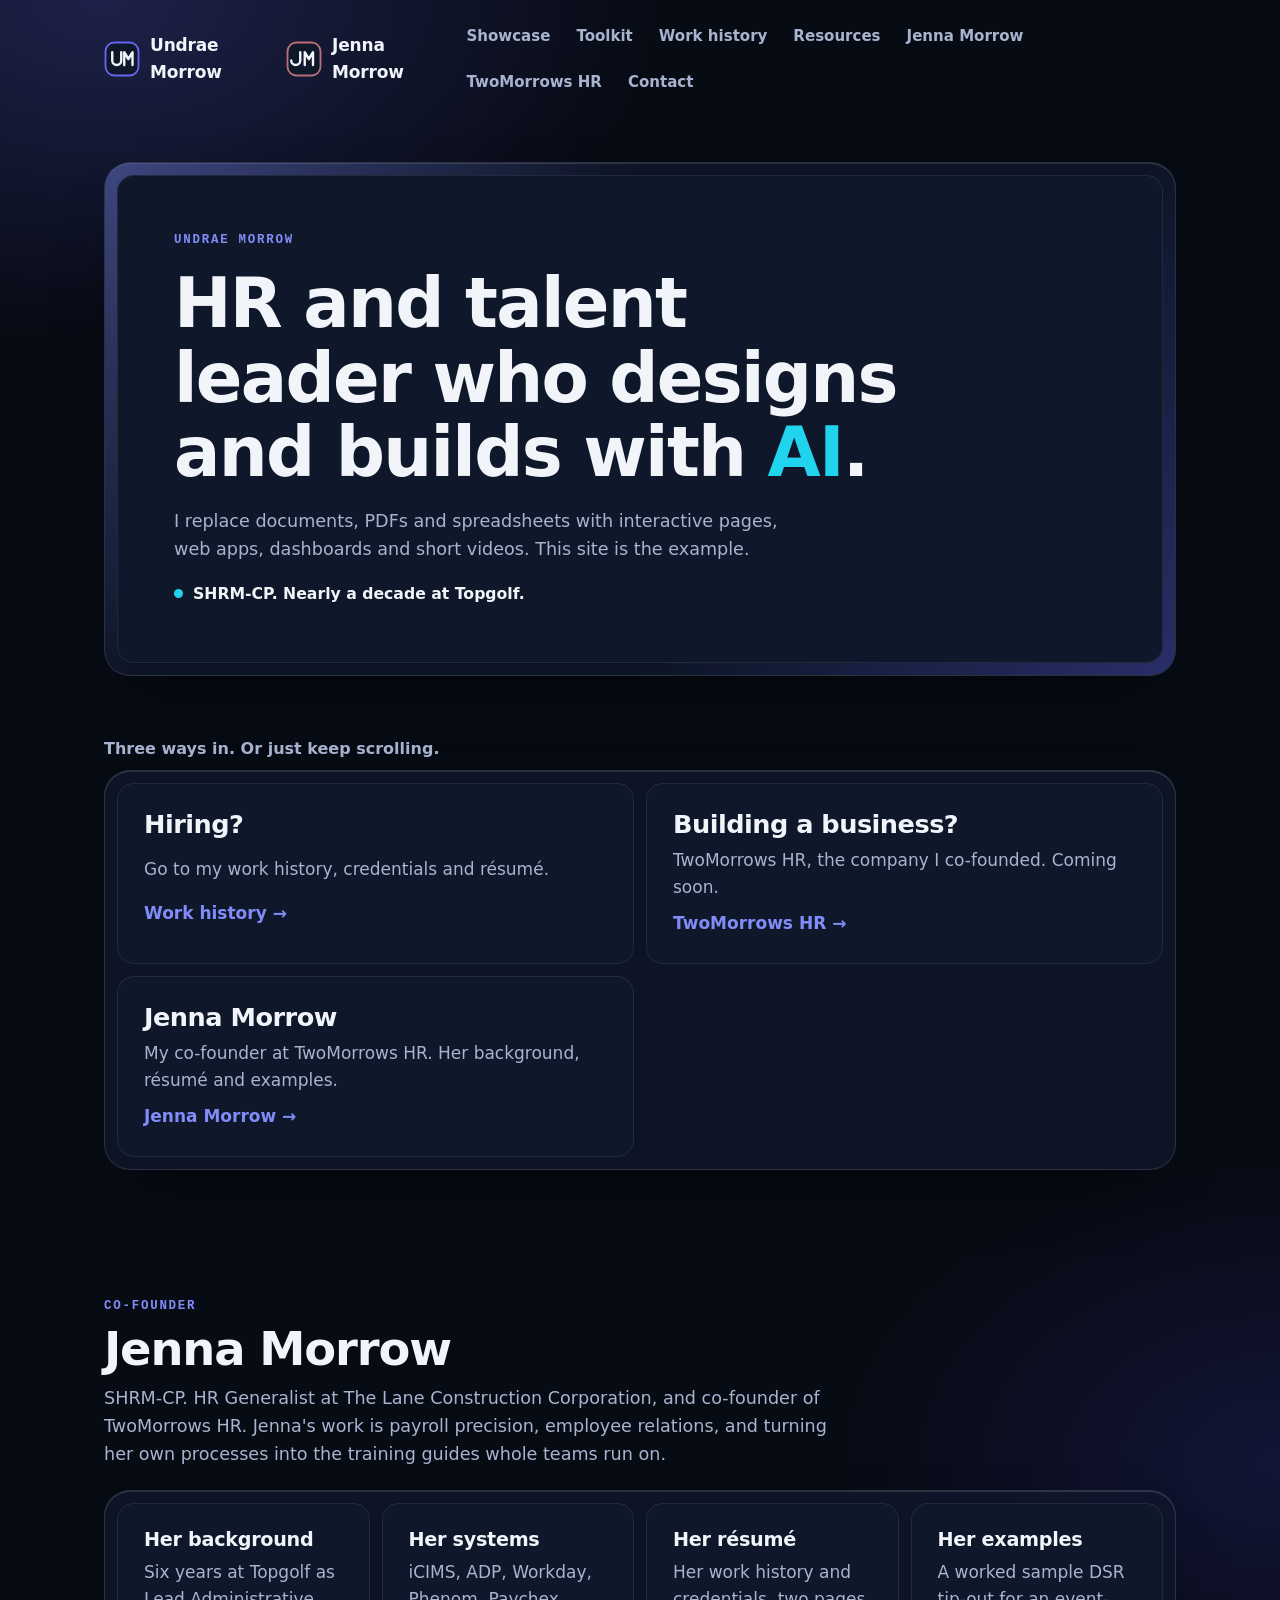
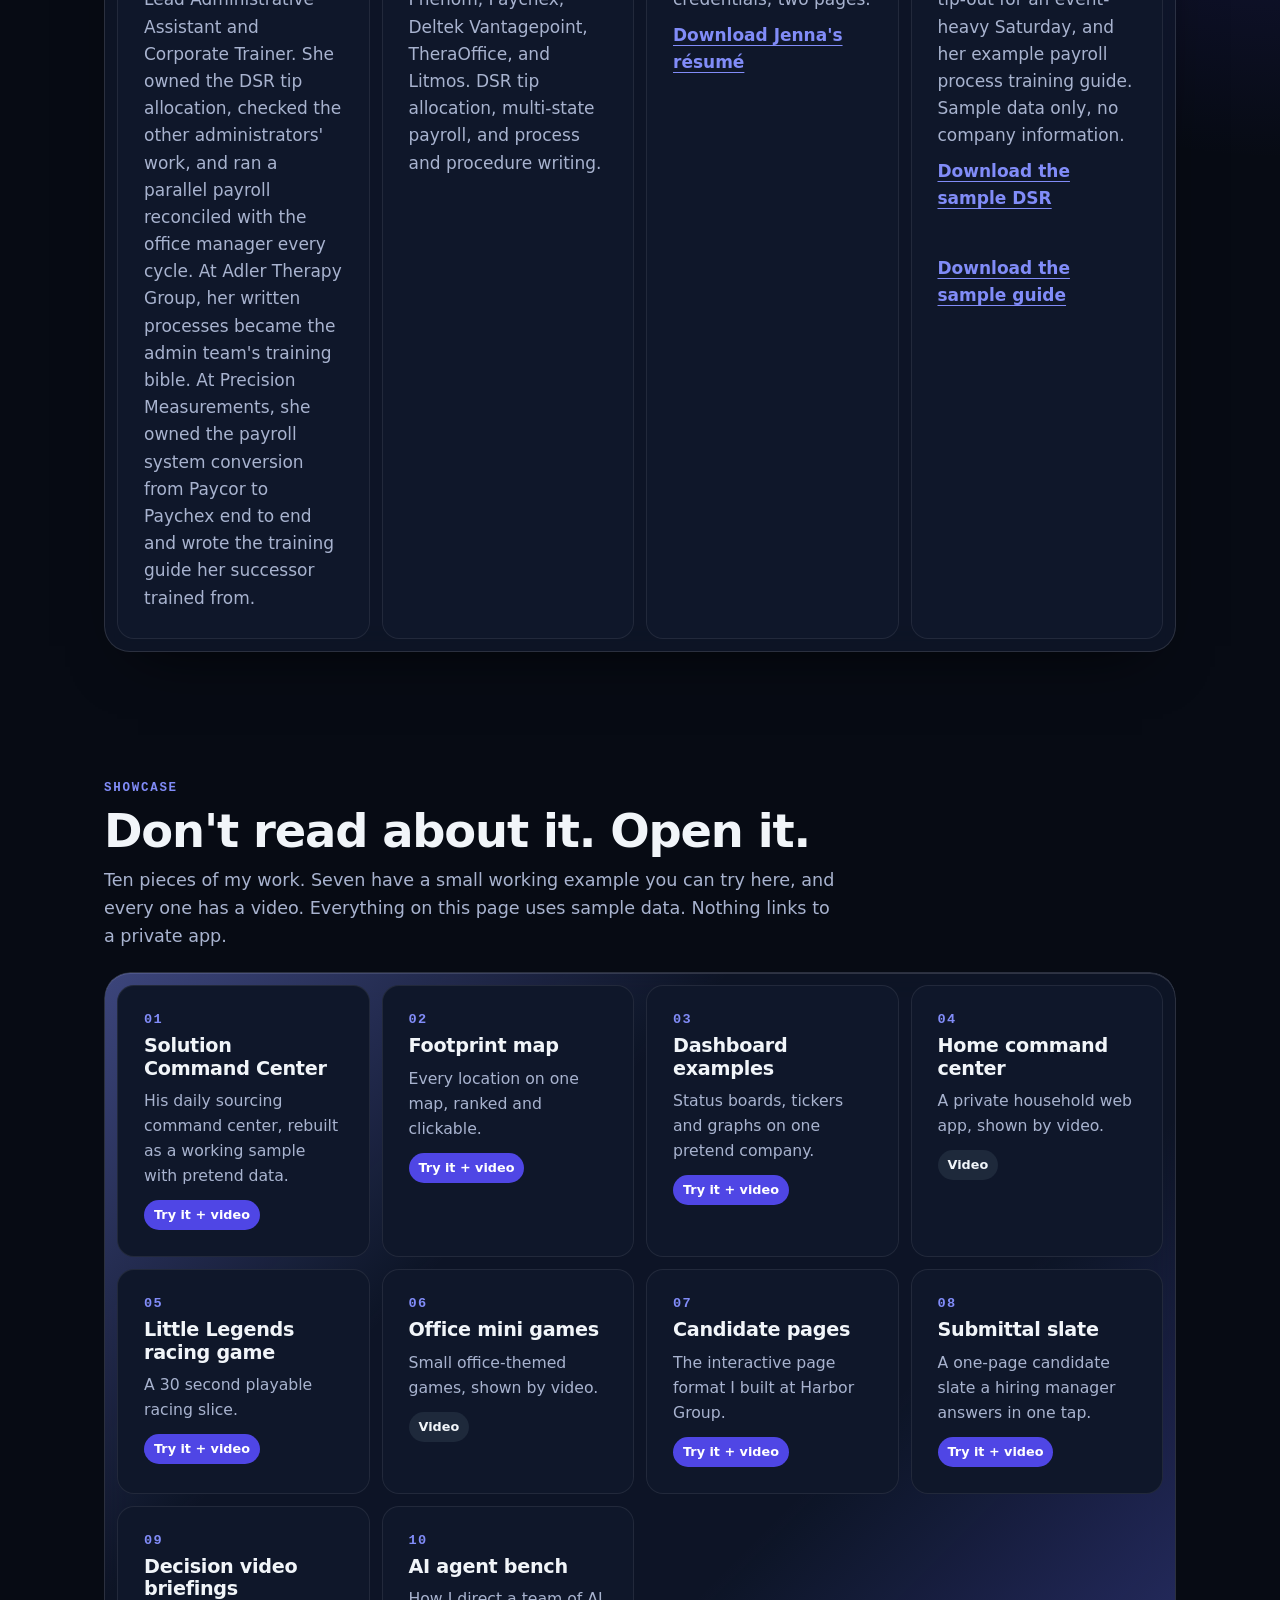
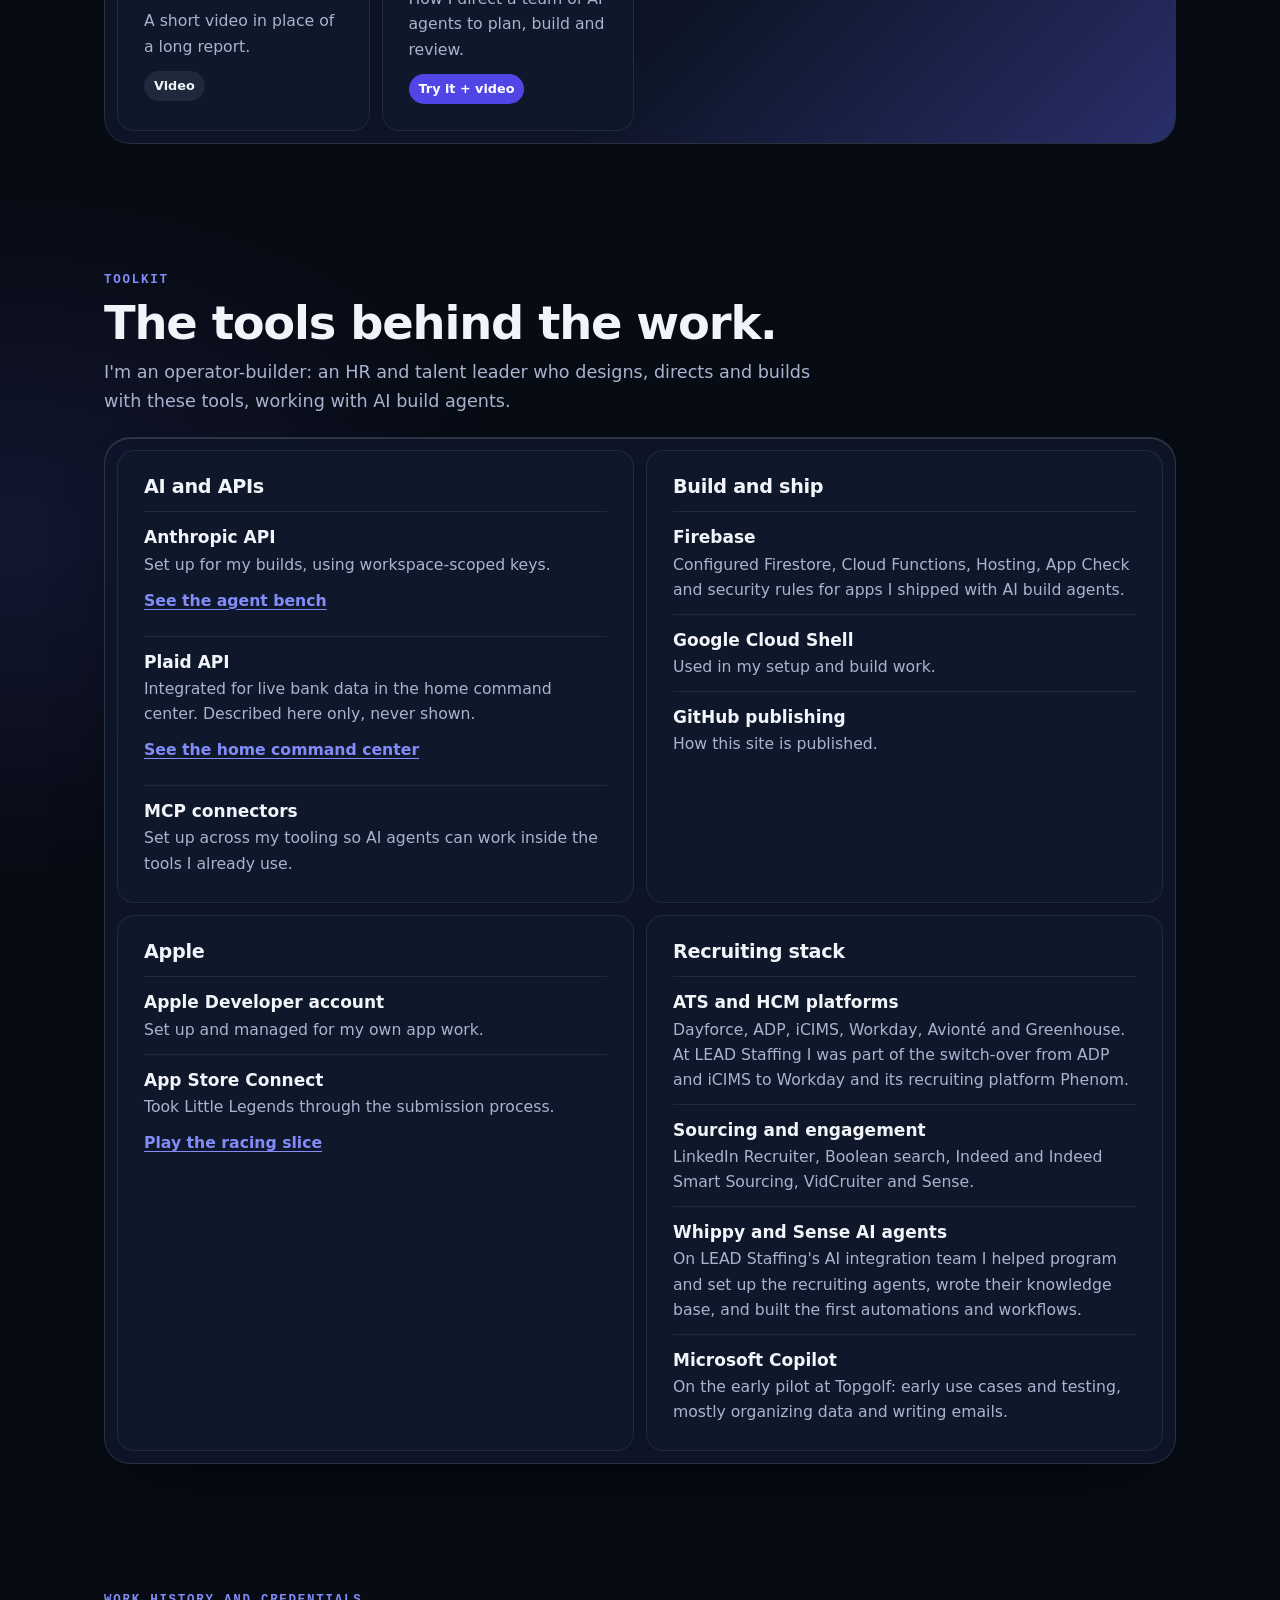
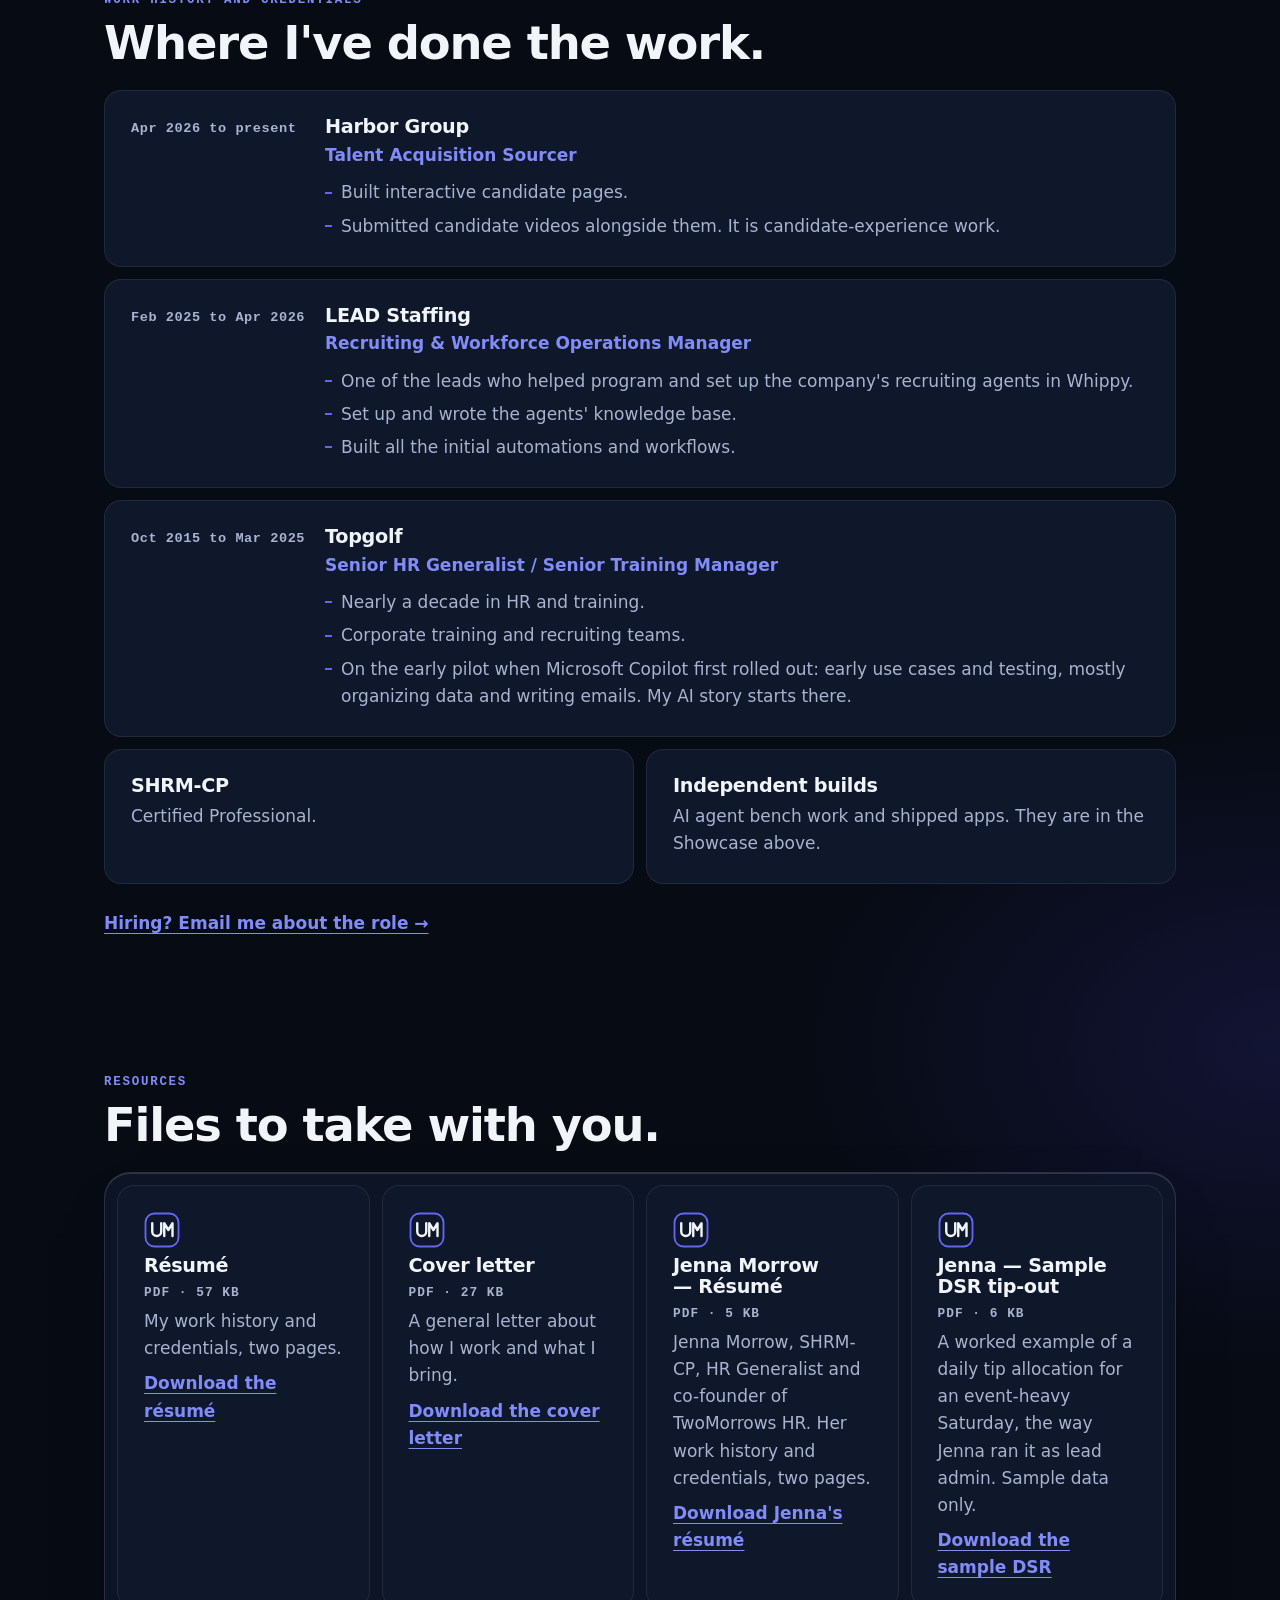
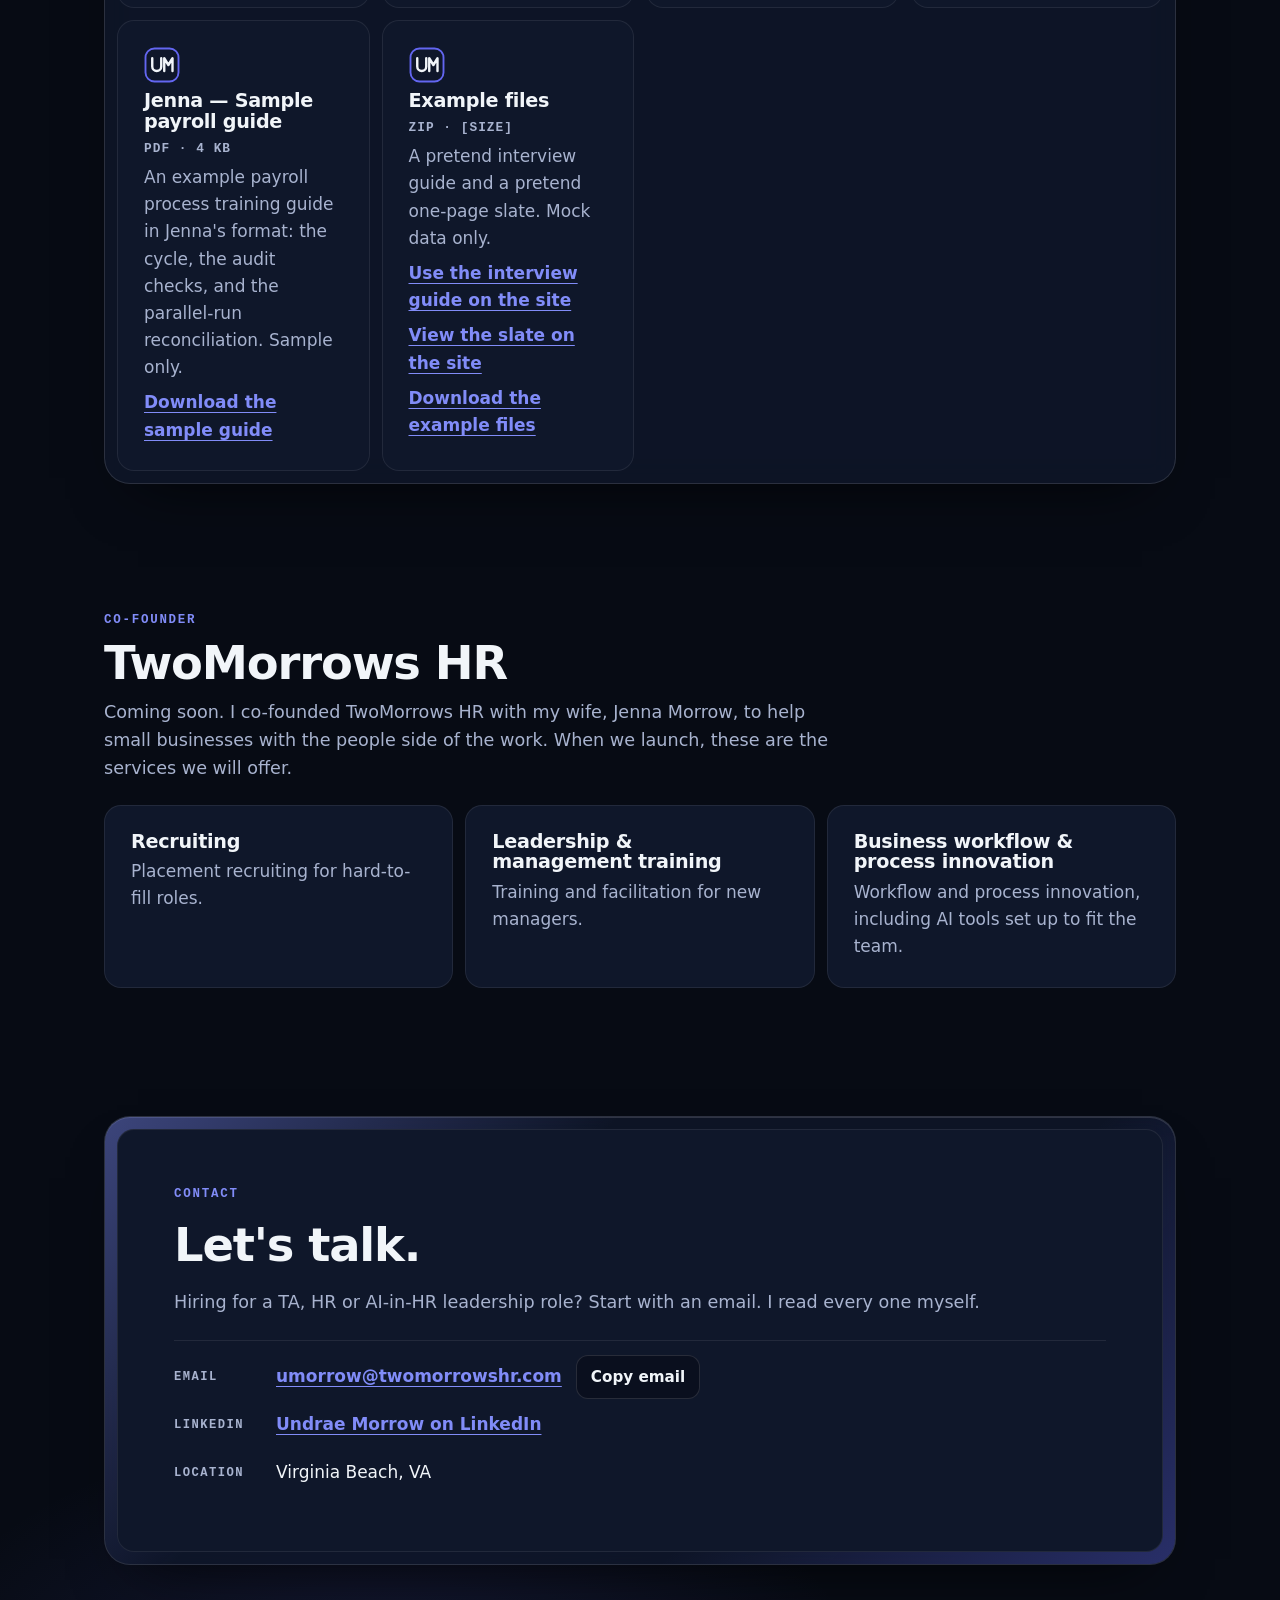
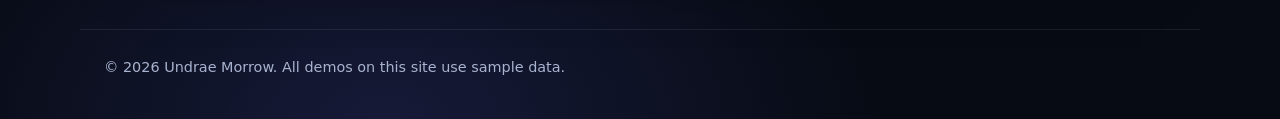
<file: index.html>
<!doctype html>
<html lang="en">
<head>
<meta charset="utf-8">
<meta name="viewport" content="width=device-width, initial-scale=1, viewport-fit=cover">
<meta name="color-scheme" content="dark">
<meta name="theme-color" content="#070B14">
<title>Undrae Morrow | HR and talent leader who builds with AI</title>
<meta name="description" content="Undrae Morrow, SHRM-CP. HR and talent acquisition leader who designs and builds with AI. Try the working examples, see the toolkit and work history, and get in touch.">
<link rel="canonical" href="https://umorrow757.github.io/undrae-morrow-portfolio/">
<meta property="og:type" content="website">
<meta property="og:site_name" content="Undrae Morrow Portfolio">
<meta property="og:title" content="Undrae Morrow | HR and talent leader who builds with AI">
<meta property="og:description" content="An interactive portfolio: working examples, video walkthroughs, toolkit and work history. All demos use sample data.">
<meta property="og:url" content="https://umorrow757.github.io/undrae-morrow-portfolio/">
<meta property="og:image" content="https://umorrow757.github.io/undrae-morrow-portfolio/og-image.png">
<meta property="og:image:width" content="1200">
<meta property="og:image:height" content="630">
<meta property="og:image:alt" content="Undrae Morrow. HR and talent leader who designs and builds with AI. Interactive portfolio.">
<meta name="twitter:card" content="summary_large_image">
<meta name="twitter:title" content="Undrae Morrow | HR and talent leader who builds with AI">
<meta name="twitter:description" content="An interactive portfolio: working examples, video walkthroughs, toolkit and work history. All demos use sample data.">
<meta name="twitter:image" content="https://umorrow757.github.io/undrae-morrow-portfolio/og-image.png">
<link rel="icon" href="favicon.svg" type="image/svg+xml">
<link rel="stylesheet" href="styles.css">
<script>if('noModule' in HTMLScriptElement.prototype)document.documentElement.className='js'</script>
<script type="module" src="main.js"></script>
<style>
.brand-jenna{margin-left:auto}
body.jenna-view{--indigo:#B76E79;--indigo-text:#E8B4A0;--cta:#A85D68;--cyan:#F2C4B3}
body.jenna-view .brand-jenna span{color:var(--indigo-text)}
</style>
</head>
<body>
<svg width="0" height="0" aria-hidden="true" focusable="false" style="display:none">
  <symbol id="mono" viewBox="0 0 48 48">
    <rect x="2" y="2" width="44" height="44" rx="12" fill="#0F172A" stroke="#6366F1" stroke-width="2.5"/>
    <path d="M11 15v11a6 6 0 0 0 12 0V15M27 32V15l5.5 9 5.5-9v17" fill="none" stroke="#F1F5F9" stroke-width="3.2" stroke-linecap="round" stroke-linejoin="round"/>
  </symbol>
  <symbol id="mono-jm" viewBox="0 0 48 48">
    <rect x="2" y="2" width="44" height="44" rx="12" fill="#0F172A" stroke="#B76E79" stroke-width="2.5"/>
    <path d="M19 15v11a6 6 0 0 1-12 0M25 32V15l5.5 9 5.5-9v17" fill="none" stroke="#F1F5F9" stroke-width="3.2" stroke-linecap="round" stroke-linejoin="round"/>
  </symbol>
</svg>

<a class="skip" href="#main">Skip to content</a>

<header class="top wrap">
  <a class="brand" href="#main" id="undrae-brand" aria-label="Undrae Morrow, back to top">
    <svg class="mono" aria-hidden="true"><use href="#mono"/></svg>
    <span id="brand-name">Undrae Morrow</span>
  </a>
  <a class="brand brand-jenna" href="#jenna" id="jenna-brand" aria-label="Jenna Morrow, go to her info">
    <svg class="mono" aria-hidden="true"><use href="#mono-jm"/></svg>
    <span>Jenna Morrow</span>
  </a>
  <nav class="nav" aria-label="Sections">
    <a href="#showcase">Showcase</a>
    <a href="#toolkit">Toolkit</a>
    <a href="#work">Work history</a>
    <a href="#resources">Resources</a>
    <a href="#jenna">Jenna Morrow</a>
    <a href="#twomorrows">TwoMorrows HR</a>
    <a href="#contact">Contact</a>
  </nav>
</header>

<main id="main" class="wrap" tabindex="-1">

  <!-- HERO: four elements (name, headline, subhead, one proof cue). No CTA button: founder removed it 2026-11-24. -->
  <section class="hero" aria-labelledby="h-hero">
    <div class="glass edge">
      <div class="plate hero-plate">
        <p class="kicker" id="hero-kicker">Undrae Morrow</p>
        <h1 id="h-hero">HR and talent leader who designs and builds with <span class="hl">AI</span>.</h1>
        <p class="lede" id="hero-lede">I replace documents, PDFs and spreadsheets with interactive pages, web apps, dashboards and short videos. This site is the example.</p>
        <p class="proof" id="hero-proof"><span class="dot" aria-hidden="true"></span>SHRM-CP. Nearly a decade at Topgolf.</p>
      </div>
    </div>
  </section>

  <!-- CHOOSE YOUR PATH: optional jumps, the page still reads top to bottom -->
  <section class="paths" aria-labelledby="h-paths">
    <h2 id="h-paths" class="mini-head">Three ways in. Or just keep scrolling.</h2>
    <div class="glass path-frame">
      <a class="plate path" href="#work">
        <span class="path-q">Hiring?</span>
        <span class="path-d">Go to my work history, credentials and résumé.</span>
        <span class="path-go" aria-hidden="true">Work history &rarr;</span>
      </a>
      <a class="plate path" href="#twomorrows">
        <span class="path-q">Building a business?</span>
        <span class="path-d">TwoMorrows HR, the company I co-founded. Coming soon.</span>
        <span class="path-go" aria-hidden="true">TwoMorrows HR &rarr;</span>
      </a>
      <a class="plate path" href="#jenna">
        <span class="path-q">Jenna Morrow</span>
        <span class="path-d">My co-founder at TwoMorrows HR. Her background, résumé and examples.</span>
        <span class="path-go" aria-hidden="true">Jenna Morrow &rarr;</span>
      </a>
    </div>
  </section>

  <!-- JENNA MORROW -->
  <section id="jenna" aria-labelledby="h-jenna" tabindex="-1">
    <div class="sec-head">
      <p class="kicker">Co-founder</p>
      <h2 id="h-jenna">Jenna Morrow</h2>
      <p class="sec-sub">SHRM-CP. HR Generalist at The Lane Construction Corporation, and co-founder of TwoMorrows HR. Jenna's work is payroll precision, employee relations, and turning her own processes into the training guides whole teams run on.</p>
    </div>
    <div class="glass res-frame">
      <div class="plate res reveal">
        <h3>Her background</h3>
        <p>Six years at Topgolf as Lead Administrative Assistant and Corporate Trainer. She owned the DSR tip allocation, checked the other administrators' work, and ran a parallel payroll reconciled with the office manager every cycle. At Adler Therapy Group, her written processes became the admin team's training bible. At Precision Measurements, she owned the payroll system conversion from Paycor to Paychex end to end and wrote the training guide her successor trained from.</p>
      </div>
      <div class="plate res reveal">
        <h3>Her systems</h3>
        <p>iCIMS, ADP, Workday, Phenom, Paychex, Deltek Vantagepoint, TheraOffice, and Litmos. DSR tip allocation, multi-state payroll, and process and procedure writing.</p>
      </div>
      <div class="plate res reveal">
        <h3>Her résumé</h3>
        <p>Her work history and credentials, two pages.</p>
        <a class="textlink" href="downloads/jenna-morrow-resume.pdf" download>Download Jenna's résumé</a>
      </div>
      <div class="plate res reveal">
        <h3>Her examples</h3>
        <p>A worked sample DSR tip-out for an event-heavy Saturday, and her example payroll process training guide. Sample data only, no company information.</p>
        <a class="textlink" href="downloads/jenna-sample-dsr.pdf" download>Download the sample DSR</a><br>
        <a class="textlink" href="downloads/jenna-sample-payroll-guide.pdf" download>Download the sample guide</a>
      </div>
    </div>
  </section>

  <!-- SHOWCASE -->
  <section id="showcase" aria-labelledby="h-showcase" tabindex="-1">
    <div class="sec-head">
      <p class="kicker">Showcase</p>
      <h2 id="h-showcase">Don't read about it. Open it.</h2>
      <p class="sec-sub">Ten pieces of my work. Seven have a small working example you can try here, and every one has a video. Everything on this page uses sample data. Nothing links to a private app.</p>
    </div>

    <div class="sc-stage">
      <div class="glass edge sc-frame" id="sc-frame">

        <div class="plate sc-bar" id="sc-bar" hidden>
          <button type="button" class="ghost" id="sc-back">&larr; Back to Showcase</button>
          <p class="sc-status" id="sc-status" aria-live="polite"></p>
          <div class="sc-step">
            <button type="button" class="ghost" id="sc-prev">Previous</button>
            <button type="button" class="ghost" id="sc-next">Next</button>
          </div>
        </div>

        <div class="sc-grid" id="sc-grid">
          <button type="button" class="plate tile" data-open="s1"><span class="tile-n">01</span><span class="tile-t">Solution Command Center</span><span class="tile-d">His daily sourcing command center, rebuilt as a working sample with pretend data.</span><span class="badge">Try it + video</span></button>
          <button type="button" class="plate tile" data-open="s8"><span class="tile-n">02</span><span class="tile-t">Footprint map</span><span class="tile-d">Every location on one map, ranked and clickable.</span><span class="badge">Try it + video</span></button>
          <button type="button" class="plate tile" data-open="s9"><span class="tile-n">03</span><span class="tile-t">Dashboard examples</span><span class="tile-d">Status boards, tickers and graphs on one pretend company.</span><span class="badge">Try it + video</span></button>
          <button type="button" class="plate tile" data-open="s2"><span class="tile-n">04</span><span class="tile-t">Home command center</span><span class="tile-d">A private household web app, shown by video.</span><span class="badge quiet">Video</span></button>
          <button type="button" class="plate tile" data-open="s3"><span class="tile-n">05</span><span class="tile-t">Little Legends racing game</span><span class="tile-d">A 30 second playable racing slice.</span><span class="badge">Try it + video</span></button>
          <button type="button" class="plate tile" data-open="s4"><span class="tile-n">06</span><span class="tile-t">Office mini games</span><span class="tile-d">Small office-themed games, shown by video.</span><span class="badge quiet">Video</span></button>
          <button type="button" class="plate tile" data-open="s5"><span class="tile-n">07</span><span class="tile-t">Candidate pages</span><span class="tile-d">The interactive page format I built at Harbor Group.</span><span class="badge">Try it + video</span></button>
          <button type="button" class="plate tile" data-open="s10"><span class="tile-n">08</span><span class="tile-t">Submittal slate</span><span class="tile-d">A one-page candidate slate a hiring manager answers in one tap.</span><span class="badge">Try it + video</span></button>
          <button type="button" class="plate tile" data-open="s6"><span class="tile-n">09</span><span class="tile-t">Decision video briefings</span><span class="tile-d">A short video in place of a long report.</span><span class="badge quiet">Video</span></button>
          <button type="button" class="plate tile" data-open="s7"><span class="tile-n">10</span><span class="tile-t">AI agent bench</span><span class="tile-d">How I direct a team of AI agents to plan, build and review.</span><span class="badge">Try it + video</span></button>
        </div>

        <!-- S1 -->
        <article class="plate sc-item" data-id="s1" aria-labelledby="t-s1">
          <p class="mock">SAMPLE / MOCK DATA</p>
          <h3 id="t-s1" tabindex="-1">Solution Command Center</h3>
          <dl class="facts">
            <div><dt>What it replaced</dt><dd>Checking the ATS, the job board inbox, email and chat by hand every morning to build the day's call list.</dd></div>
            <div><dt>How it works</dt><dd>One screen for a recruiter's whole book of business: who to contact today, every active candidate, every open req and a change log, refreshed daily. The sample below keeps the real structure and swaps in a pretend dragon daycare, so every name, number and pay rate is invented.</dd></div>
            <div><dt>How it is fed</dt><dd>Fed by a sourcing tracker worksheet he built with live data connections to the team's recruiting systems, and by his own outreach templates for text, email, and messaging.</dd></div>
            <div><dt>What he built</dt><dd>Not just the front end. The data plumbing is his too: the sourcing tracker worksheet, its live data connections to the team's recruiting systems (built on OData, an open data standard), and the outreach templates behind the Message builder.</dd></div>
            <div><dt>The daily loop</dt><dd>Each workday starts from a fresh file. Work the queue top-down, mark what went out, and your own corrections ride over the next refresh.</dd></div>
          </dl>
          <div class="demo" data-demo="s1" style="min-height:var(--s1-h,44rem)"><p class="demo-wait">The working example loads here. It needs JavaScript.</p></div>
          <figure class="vidfig">
            <video class="vid" controls preload="none" playsinline aria-label="Video walkthrough: sourcing command center">
              <source data-src="[CONFIRM: video file]" type="video/mp4">
              <track kind="captions" srclang="en" label="English captions" data-src="[CONFIRM: captions file]">
            </video>
            <figcaption>Video walkthrough with captions.</figcaption>
          </figure>
        </article>

        <!-- S8 -->
        <article class="plate sc-item" data-id="s8" aria-labelledby="t-s8">
          <p class="mock">SAMPLE / MOCK DATA</p>
          <h3 id="t-s8" tabindex="-1">Footprint map</h3>
          <dl class="facts">
            <div><dt>What it shows</dt><dd>A long list of locations turned into one map you can explore.</dd></div>
            <div><dt>How it works</dt><dd>Every site on one map, shaded by the number you pick, with a ranked list and each region's detail one click away. This version uses a pretend dragon daycare.</dd></div>
          </dl>
          <div class="demo" data-demo="s8" style="min-height:var(--fp-h,260px)"><p class="demo-wait">The working example loads here. It needs JavaScript.</p></div>
          <figure class="vidfig">
            <video class="vid" controls preload="none" playsinline aria-label="Video walkthrough: footprint map">
              <source data-src="[CONFIRM: video file]" type="video/mp4">
              <track kind="captions" srclang="en" label="English captions" data-src="[CONFIRM: captions file]">
            </video>
            <figcaption>Video walkthrough with captions.</figcaption>
          </figure>
        </article>

        <!-- S9 -->
        <article class="plate sc-item" data-id="s9" aria-labelledby="t-s9">
          <p class="mock">SAMPLE / MOCK DATA</p>
          <h3 id="t-s9" tabindex="-1">Dashboard examples</h3>
          <dl class="facts">
            <div><dt>What it shows</dt><dd>The dashboard pieces I build: status boards, progress bars, tickers and graphs.</dd></div>
            <div><dt>How it works</dt><dd>Four tabs on one pretend dragon daycare: content pipeline, app and game building, business, and finance. Every name and number is invented.</dd></div>
          </dl>
          <div class="demo" data-demo="s9" style="min-height:var(--s9-h,40rem)"><p class="demo-wait">The working example loads here. It needs JavaScript.</p></div>
          <figure class="vidfig">
            <video class="vid" controls preload="none" playsinline aria-label="Video walkthrough: dashboard examples">
              <source data-src="[CONFIRM: video file]" type="video/mp4">
              <track kind="captions" srclang="en" label="English captions" data-src="[CONFIRM: captions file]">
            </video>
            <figcaption>Video walkthrough with captions.</figcaption>
          </figure>
        </article>

        <!-- S2 -->
        <article class="plate sc-item" data-id="s2" aria-labelledby="t-s2">
          <p class="mock">SAMPLE / MOCK DATA</p>
          <h3 id="t-s2" tabindex="-1">Home command center</h3>
          <dl class="facts">
            <div><dt>What it replaced</dt><dd>A household budget spreadsheet and a paper calendar.</dd></div>
            <div><dt>How it works</dt><dd>One private web app for a household: money, the week ahead and decisions in one place.</dd></div>
          </dl>
          <p class="note">Video only. The real app is private, so nothing here links to it and the walkthrough uses sample data.</p>
          <figure class="vidfig">
            <video class="vid" controls preload="none" playsinline aria-label="Video walkthrough: home command center">
              <source data-src="[CONFIRM: video file]" type="video/mp4">
              <track kind="captions" srclang="en" label="English captions" data-src="[CONFIRM: captions file]">
            </video>
            <figcaption>Video walkthrough with captions.</figcaption>
          </figure>
        </article>

        <!-- S3 -->
        <article class="plate sc-item" data-id="s3" aria-labelledby="t-s3">
          <p class="mock">SAMPLE / MOCK DATA</p>
          <h3 id="t-s3" tabindex="-1">Little Legends racing game</h3>
          <dl class="facts">
            <div><dt>What it replaced</dt><dd>Worksheets and flashcards.</dd></div>
            <div><dt>How it works</dt><dd>A children's learning app where practice feels like play. This slice is one 30 second race with generic players.</dd></div>
          </dl>
          <div class="demo" data-demo="s3"><p class="demo-wait">The playable example loads here. It needs JavaScript.</p></div>
          <figure class="vidfig">
            <video class="vid" controls preload="none" playsinline aria-label="Video walkthrough: Little Legends racing game">
              <source data-src="[CONFIRM: video file]" type="video/mp4">
              <track kind="captions" srclang="en" label="English captions" data-src="[CONFIRM: captions file]">
            </video>
            <figcaption>Video walkthrough with captions.</figcaption>
          </figure>
        </article>

        <!-- S4 -->
        <article class="plate sc-item" data-id="s4" aria-labelledby="t-s4">
          <p class="mock">SAMPLE / MOCK DATA</p>
          <h3 id="t-s4" tabindex="-1">Office mini games</h3>
          <dl class="facts">
            <div><dt>What it replaced</dt><dd>Printed game sheets and slide-deck icebreakers.</dd></div>
            <div><dt>How it works</dt><dd>Small office-themed games, built separately from the command centers.</dd></div>
          </dl>
          <p class="note">Video only. The racing game is the playable example on this page.</p>
          <figure class="vidfig">
            <video class="vid" controls preload="none" playsinline aria-label="Video walkthrough: office mini games">
              <source data-src="[CONFIRM: video file]" type="video/mp4">
              <track kind="captions" srclang="en" label="English captions" data-src="[CONFIRM: captions file]">
            </video>
            <figcaption>Video walkthrough with captions.</figcaption>
          </figure>
        </article>

        <!-- S5 -->
        <article class="plate sc-item" data-id="s5" aria-labelledby="t-s5">
          <p class="mock">SAMPLE / MOCK DATA</p>
          <h3 id="t-s5" tabindex="-1">Candidate pages</h3>
          <p class="caption">The candidate page format I built at Harbor Group, recreated with mock data.</p>
          <dl class="facts">
            <div><dt>What it replaced</dt><dd>A plain job posting.</dd></div>
            <div><dt>How it works</dt><dd>One page per open role: pay up front with the math shown, the team, the community, where the role leads, FAQ and next steps.</dd></div>
          </dl>
          <div class="demo" data-demo="s5" style="min-height:var(--s5-h,260px)"><p class="demo-wait">The working example loads here. It needs JavaScript.</p></div>
          <figure class="vidfig">
            <video class="vid" controls preload="none" playsinline aria-label="Video walkthrough: candidate pages">
              <source data-src="[CONFIRM: video file]" type="video/mp4">
              <track kind="captions" srclang="en" label="English captions" data-src="[CONFIRM: captions file]">
            </video>
            <figcaption>Video walkthrough with captions.</figcaption>
          </figure>
        </article>

        <!-- S10 -->
        <article class="plate sc-item" data-id="s10" aria-labelledby="t-s10">
          <p class="mock">SAMPLE / MOCK DATA</p>
          <h3 id="t-s10" tabindex="-1">Submittal slate</h3>
          <p class="caption">An example of what TwoMorrows HR could do for a business.</p>
          <dl class="facts">
            <div><dt>What it shows</dt><dd>A one-page candidate slate a hiring manager can read in a minute and answer in one tap.</dd></div>
            <div><dt>How it works</dt><dd>One page per candidate: the facts, a timeline, why they moved on, and four one-tap replies. A short silent video carries the same slate for phones.</dd></div>
          </dl>
          <div class="demo" data-demo="s10" style="min-height:var(--s10-h,40rem)"><p class="demo-wait">The working example loads here. It needs JavaScript.</p></div>
          <figure class="vidfig">
            <video class="vid" controls preload="none" playsinline aria-label="Sample submittal video, silent with captions">
              <source data-src="[CONFIRM: video file]" type="video/mp4">
              <track kind="captions" srclang="en" label="English captions" data-src="[CONFIRM: captions file]">
            </video>
            <figcaption>Sample submittal video. Silent, with captions; a transcript sits below.</figcaption>
          </figure>
          <p class="transcript">[CONFIRM: transcript]</p>
        </article>

        <!-- S6 -->
        <article class="plate sc-item" data-id="s6" aria-labelledby="t-s6">
          <p class="mock">SAMPLE / MOCK DATA</p>
          <h3 id="t-s6" tabindex="-1">Decision video briefings</h3>
          <dl class="facts">
            <div><dt>What it replaced</dt><dd>Long written reports.</dd></div>
            <div><dt>How it works</dt><dd>A short narrated briefing that lays out the ask, the options and the costs, with a read option.</dd></div>
          </dl>
          <p class="note">Video only. A briefing is already a video, so the walkthrough is the example.</p>
          <figure class="vidfig">
            <video class="vid" controls preload="none" playsinline aria-label="Video walkthrough: decision video briefings">
              <source data-src="[CONFIRM: video file]" type="video/mp4">
              <track kind="captions" srclang="en" label="English captions" data-src="[CONFIRM: captions file]">
            </video>
            <figcaption>Video walkthrough with captions.</figcaption>
          </figure>
        </article>

        <!-- S7 -->
        <article class="plate sc-item" data-id="s7" aria-labelledby="t-s7">
          <p class="mock">SAMPLE / MOCK DATA</p>
          <h3 id="t-s7" tabindex="-1">AI agent bench</h3>
          <dl class="facts">
            <div><dt>What it replaced</dt><dd>One AI chat doing every job in a single thread, with the founder carrying work between tools by hand.</dd></div>
            <div><dt>How it works</dt><dd>A bench of AI agents with separate jobs: one plans, one builds, one reviews, one ships. I direct the work and approve what goes out. This site was built that way.</dd></div>
          </dl>
          <div class="demo" data-demo="s7" style="min-height:var(--s7-h,36rem)"><p class="demo-wait">The working example loads here. It needs JavaScript.</p></div>
          <figure class="vidfig">
            <video class="vid" controls preload="none" playsinline aria-label="Video walkthrough: AI agent bench">
              <source data-src="[CONFIRM: video file]" type="video/mp4">
              <track kind="captions" srclang="en" label="English captions" data-src="[CONFIRM: captions file]">
            </video>
            <figcaption>Video walkthrough with captions.</figcaption>
          </figure>
        </article>

      </div>
    </div>
  </section>

  <div id="rest">

  <!-- TOOLKIT -->
  <section id="toolkit" aria-labelledby="h-toolkit" tabindex="-1">
    <div class="sec-head">
      <p class="kicker">Toolkit</p>
      <h2 id="h-toolkit">The tools behind the work.</h2>
      <p class="sec-sub">I'm an operator-builder: an HR and talent leader who designs, directs and builds with these tools, working with AI build agents.</p>
    </div>
    <div class="glass tool-frame">
      <div class="plate tool reveal">
        <h3>AI and APIs</h3>
        <dl class="tools">
          <div><dt>Anthropic API</dt><dd>Set up for my builds, using workspace-scoped keys. <a href="#showcase" data-open="s7">See the agent bench</a></dd></div>
          <div><dt>Plaid API</dt><dd>Integrated for live bank data in the home command center. Described here only, never shown. <a href="#showcase" data-open="s2">See the home command center</a></dd></div>
          <div><dt>MCP connectors</dt><dd>Set up across my tooling so AI agents can work inside the tools I already use.</dd></div>
        </dl>
      </div>
      <div class="plate tool reveal">
        <h3>Build and ship</h3>
        <dl class="tools">
          <div><dt>Firebase</dt><dd>Configured Firestore, Cloud Functions, Hosting, App Check and security rules for apps I shipped with AI build agents.</dd></div>
          <div><dt>Google Cloud Shell</dt><dd>Used in my setup and build work.</dd></div>
          <div><dt>GitHub publishing</dt><dd>How this site is published.</dd></div>
        </dl>
      </div>
      <div class="plate tool reveal">
        <h3>Apple</h3>
        <dl class="tools">
          <div><dt>Apple Developer account</dt><dd>Set up and managed for my own app work.</dd></div>
          <div><dt>App Store Connect</dt><dd>Took Little Legends through the submission process. <a href="#showcase" data-open="s3">Play the racing slice</a></dd></div>
        </dl>
      </div>
      <div class="plate tool reveal">
        <h3>Recruiting stack</h3>
        <dl class="tools">
          <div><dt>ATS and HCM platforms</dt><dd>Dayforce, ADP, iCIMS, Workday, Avionté and Greenhouse. At LEAD Staffing I was part of the switch-over from ADP and iCIMS to Workday and its recruiting platform Phenom.</dd></div>
          <div><dt>Sourcing and engagement</dt><dd>LinkedIn Recruiter, Boolean search, Indeed and Indeed Smart Sourcing, VidCruiter and Sense.</dd></div>
          <div><dt>Whippy and Sense AI agents</dt><dd>On LEAD Staffing's AI integration team I helped program and set up the recruiting agents, wrote their knowledge base, and built the first automations and workflows.</dd></div>
          <div><dt>Microsoft Copilot</dt><dd>On the early pilot at Topgolf: early use cases and testing, mostly organizing data and writing emails.</dd></div>
        </dl>
      </div>
    </div>
  </section>

  <!-- WORK HISTORY AND CREDENTIALS -->
  <section id="work" aria-labelledby="h-work" tabindex="-1">
    <div class="sec-head">
      <p class="kicker">Work history and credentials</p>
      <h2 id="h-work">Where I've done the work.</h2>
    </div>
    <ol class="jobs">
      <li class="plate job reveal">
        <p class="job-when">Apr 2026 to present</p>
        <div>
          <h3>Harbor Group</h3>
          <p class="job-role">Talent Acquisition Sourcer</p>
          <ul>
            <li>Built interactive candidate pages.</li>
            <li>Submitted candidate videos alongside them. It is candidate-experience work.</li>
          </ul>
        </div>
      </li>
      <li class="plate job reveal">
        <p class="job-when">Feb 2025 to Apr 2026</p>
        <div>
          <h3>LEAD Staffing</h3>
          <p class="job-role">Recruiting &amp; Workforce Operations Manager</p>
          <ul>
            <li>One of the leads who helped program and set up the company's recruiting agents in Whippy.</li>
            <li>Set up and wrote the agents' knowledge base.</li>
            <li>Built all the initial automations and workflows.</li>
          </ul>
        </div>
      </li>
      <li class="plate job reveal">
        <p class="job-when">Oct 2015 to Mar 2025</p>
        <div>
          <h3>Topgolf</h3>
          <p class="job-role">Senior HR Generalist / Senior Training Manager</p>
          <ul>
            <li>Nearly a decade in HR and training.</li>
            <li>Corporate training and recruiting teams.</li>
            <li>On the early pilot when Microsoft Copilot first rolled out: early use cases and testing, mostly organizing data and writing emails. My AI story starts there.</li>
          </ul>
        </div>
      </li>
    </ol>
    <div class="creds">
      <div class="plate cred reveal"><h3>SHRM-CP</h3><p>Certified Professional.</p></div>
      <div class="plate cred reveal"><h3>Independent builds</h3><p>AI agent bench work and shipped apps. They are in the Showcase above.</p></div>
    </div>
    <p class="path-cta"><a class="textlink" href="mailto:umorrow@twomorrowshr.com?subject=Hiring%20conversation%20with%20Undrae%20Morrow">Hiring? Email me about the role &rarr;</a></p>
  </section>


  <!-- RESOURCES -->
  <section id="resources" aria-labelledby="h-resources" tabindex="-1">
    <div class="sec-head">
      <p class="kicker">Resources</p>
      <h2 id="h-resources">Files to take with you.</h2>
    </div>
    <div class="glass res-frame">
      <div class="plate res reveal">
        <svg class="mono" aria-hidden="true"><use href="#mono"/></svg>
        <h3>Résumé</h3>
        <p class="res-meta">PDF &middot; 57 KB</p>
        <p>My work history and credentials, two pages.</p>
        <a class="textlink" href="downloads/undrae-morrow-resume.pdf" download>Download the résumé</a>
      </div>
      <div class="plate res reveal">
        <svg class="mono" aria-hidden="true"><use href="#mono"/></svg>
        <h3>Cover letter</h3>
        <p class="res-meta">PDF &middot; 27 KB</p>
        <p>A general letter about how I work and what I bring.</p>
        <a class="textlink" href="downloads/undrae-morrow-cover-letter.pdf" download>Download the cover letter</a>
      </div>
      <div class="plate res reveal">
        <svg class="mono" aria-hidden="true"><use href="#mono"/></svg>
        <h3>Jenna Morrow — Résumé</h3>
        <p class="res-meta">PDF &middot; 5 KB</p>
        <p>Jenna Morrow, SHRM-CP, HR Generalist and co-founder of TwoMorrows HR. Her work history and credentials, two pages.</p>
        <a class="textlink" href="downloads/jenna-morrow-resume.pdf" download>Download Jenna's résumé</a>
      </div>
      <div class="plate res reveal">
        <svg class="mono" aria-hidden="true"><use href="#mono"/></svg>
        <h3>Jenna — Sample DSR tip-out</h3>
        <p class="res-meta">PDF &middot; 6 KB</p>
        <p>A worked example of a daily tip allocation for an event-heavy Saturday, the way Jenna ran it as lead admin. Sample data only.</p>
        <a class="textlink" href="downloads/jenna-sample-dsr.pdf" download>Download the sample DSR</a>
      </div>
      <div class="plate res reveal">
        <svg class="mono" aria-hidden="true"><use href="#mono"/></svg>
        <h3>Jenna — Sample payroll guide</h3>
        <p class="res-meta">PDF &middot; 4 KB</p>
        <p>An example payroll process training guide in Jenna's format: the cycle, the audit checks, and the parallel-run reconciliation. Sample only.</p>
        <a class="textlink" href="downloads/jenna-sample-payroll-guide.pdf" download>Download the sample guide</a>
      </div>
      <div class="plate res reveal" hidden>
        <svg class="mono" aria-hidden="true"><use href="#mono"/></svg>
        <h3>Example files</h3>
        <p class="res-meta">ZIP &middot; [SIZE]</p>
        <p>A pretend interview guide and a pretend one-page slate. Mock data only.</p>
        <a class="textlink" href="examples/interview-guide.html">Use the interview guide on the site</a>
        <a class="textlink" href="examples/slate.html">View the slate on the site</a>
        <a class="textlink" href="downloads/example-files.zip" download>Download the example files</a>
      </div>
    </div>
  </section>

  <!-- TWOMORROWS HR -->
  <section id="twomorrows" aria-labelledby="h-two" tabindex="-1">
    <div class="sec-head">
      <p class="kicker">Co-founder</p>
      <h2 id="h-two">TwoMorrows HR</h2>
      <p class="sec-sub">Coming soon. I co-founded TwoMorrows HR with my wife, Jenna Morrow, to help small businesses with the people side of the work. When we launch, these are the services we will offer.</p>
    </div>
    <div class="svc">
      <div class="plate reveal"><h3>Recruiting</h3><p>Placement recruiting for hard-to-fill roles.</p></div>
      <div class="plate reveal"><h3>Leadership &amp; management training</h3><p>Training and facilitation for new managers.</p></div>
      <div class="plate reveal"><h3>Business workflow &amp; process innovation</h3><p>Workflow and process innovation, including AI tools set up to fit the team.</p></div>
    </div>
  </section>

  <!-- CONTACT -->
  <section id="contact" aria-labelledby="h-contact" tabindex="-1">
    <div class="glass edge">
      <div class="plate contact-plate">
        <p class="kicker">Contact</p>
        <h2 id="h-contact">Let's talk.</h2>
        <p class="lede">Hiring for a TA, HR or AI-in-HR leadership role? Start with an email. I read every one myself.</p>
        <ul class="contact-list">
          <li><span class="c-label">Email</span><a class="textlink" href="mailto:umorrow@twomorrowshr.com">umorrow@twomorrowshr.com</a>
            <button type="button" class="ghost" id="copy-email">Copy email</button>
            <span class="copy-status" id="copy-status" aria-live="polite"></span></li>
          <li><span class="c-label">LinkedIn</span><a class="textlink" href="https://www.linkedin.com/in/undrae-morrow-shrm-cp-12a338167/" target="_blank" rel="noopener">Undrae Morrow on LinkedIn</a></li>
          <li><span class="c-label">Location</span><span>Virginia Beach, VA</span></li>
        </ul>
      </div>
    </div>
  </section>

  </div>
</main>

<footer class="wrap foot" id="foot">
  <p>&copy; 2026 Undrae Morrow. All demos on this site use sample data.</p>
</footer>
<script>
(function(){
  var originals = null;
  function hero(){ return {
    kicker: document.getElementById('hero-kicker'),
    title: document.getElementById('h-hero'),
    lede: document.getElementById('hero-lede'),
    proof: document.getElementById('hero-proof'),
    brand: document.getElementById('brand-name')
  };}
  function capture(h){ return { kicker:h.kicker.textContent, title:h.title.innerHTML, lede:h.lede.textContent, proof:h.proof.innerHTML, brand:h.brand.textContent, docTitle:document.title }; }
  var jenna = {
    kicker: 'Jenna Morrow',
    title: 'HR generalist who makes payroll <span class="hl">exact</span> and trains teams to one standard.',
    lede: 'I owned the DSR tip allocation for 350+ employees, checked the other administrators\u2019 work, and ran a parallel payroll reconciled before anything was submitted. My processes became the training guides whole teams run on.',
    proof: '<span class="dot" aria-hidden="true"></span>SHRM-CP. HR Generalist at The Lane Construction Corporation. Co-founder of TwoMorrows HR.',
    brand: 'Jenna Morrow',
    docTitle: 'Jenna Morrow \u2014 Portfolio'
  };
  function apply(h, data){ h.kicker.textContent = data.kicker; h.title.innerHTML = data.title; h.lede.textContent = data.lede; h.proof.innerHTML = data.proof; h.brand.textContent = data.brand; document.title = data.docTitle; }
  function setJenna(on){
    var h = hero(); if(!originals) originals = capture(h);
    document.body.classList.toggle('jenna-view', on);
    apply(h, on ? jenna : originals);
  }
  var jb = document.getElementById('jenna-brand');
  if(jb) jb.addEventListener('click', function(e){ e.preventDefault(); setJenna(true); var s = document.getElementById('jenna'); if(s) s.scrollIntoView({ behavior:'smooth' }); });
  var ub = document.getElementById('undrae-brand');
  if(ub) ub.addEventListener('click', function(e){ if(document.body.classList.contains('jenna-view')){ e.preventDefault(); setJenna(false); window.scrollTo({ top:0, behavior:'smooth' }); } });
})();
</script>
</body>
</html>
</file>
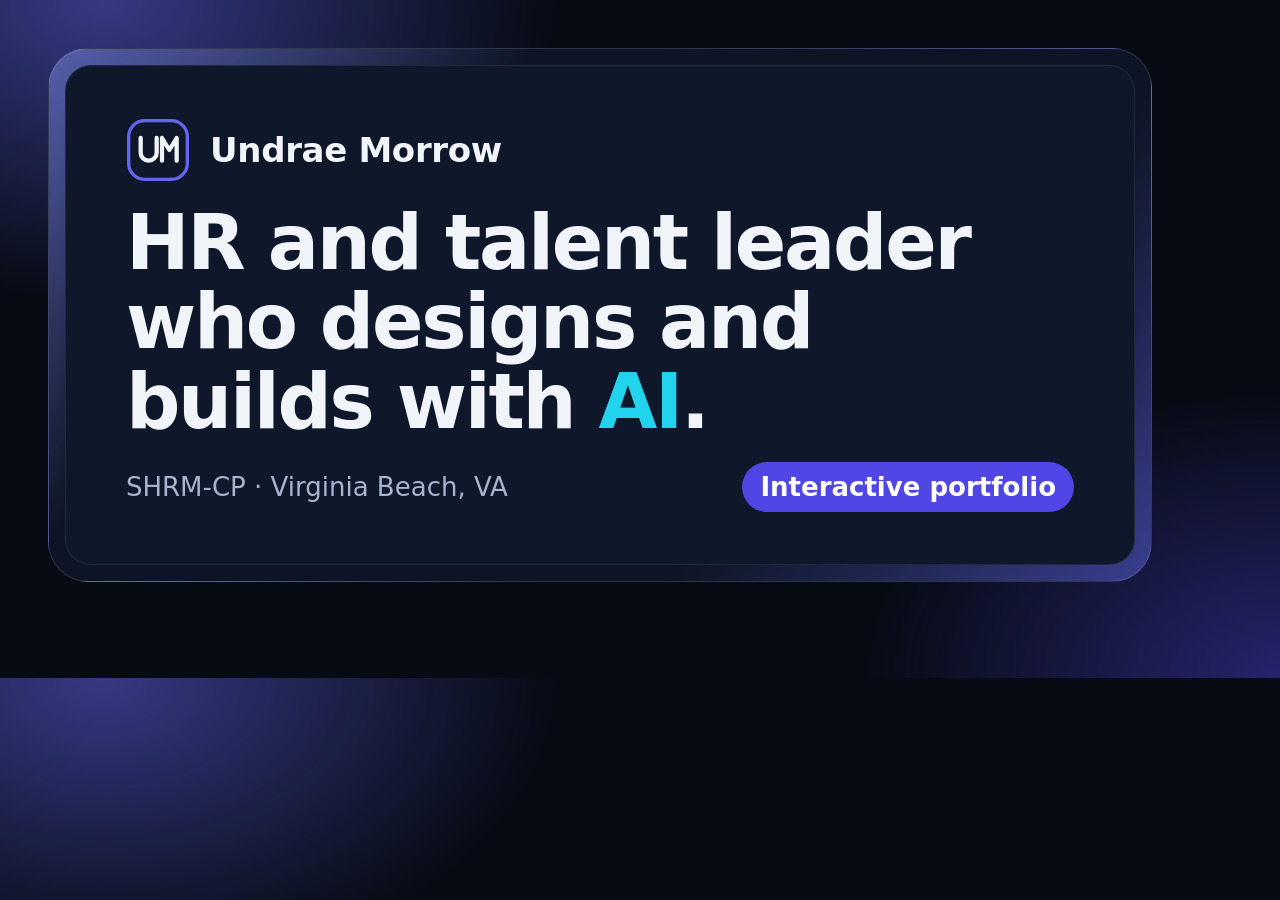
<file: og-card.html>
<!doctype html>
<html lang="en">
<head>
<meta charset="utf-8">
<title>Share card 1200x630: render to og-image.png</title>
<style>
  html,body{margin:0}
  body{width:1200px;height:630px;overflow:hidden;background:#070B14;color:#F1F5F9;
    font-family:ui-sans-serif,system-ui,-apple-system,"Segoe UI",Roboto,"Helvetica Neue",Arial,sans-serif;
    background-image:radial-gradient(700px 460px at 8% 0,rgba(99,102,241,.5),transparent 65%),
      radial-gradient(640px 440px at 100% 100%,rgba(79,70,229,.42),transparent 65%)}
  .frame{box-sizing:border-box;width:1104px;height:534px;margin:48px;padding:16px;border-radius:40px;
    background:rgba(15,23,42,.8);border:1px solid rgba(255,255,255,.14);
    background-image:linear-gradient(135deg,rgba(129,140,248,.6),transparent 30%,transparent 70%,rgba(99,102,241,.5))}
  .plate{box-sizing:border-box;height:100%;border-radius:26px;background:#0F172A;border:1px solid rgba(255,255,255,.08);
    padding:52px 60px;display:flex;flex-direction:column;justify-content:space-between}
  .row{display:flex;align-items:center;gap:20px}
  .name{font-size:34px;font-weight:800;letter-spacing:-.01em}
  h1{margin:0;font-size:76px;line-height:1.04;letter-spacing:-.03em;font-weight:800;max-width:940px}
  h1 span{color:#22D3EE}
  .foot{display:flex;justify-content:space-between;align-items:center;font-size:26px;color:#A8B3CF}
  .chip{padding:10px 18px;border-radius:999px;background:#4F46E5;color:#fff;font-weight:700}
</style>
</head>
<body>
  <div class="frame"><div class="plate">
    <div class="row">
      <svg width="64" height="64" viewBox="0 0 48 48" aria-hidden="true">
        <rect x="2" y="2" width="44" height="44" rx="12" fill="#0F172A" stroke="#6366F1" stroke-width="2.5"/>
        <path d="M11 15v11a6 6 0 0 0 12 0V15M27 32V15l5.5 9 5.5-9v17" fill="none" stroke="#F1F5F9" stroke-width="3.2" stroke-linecap="round" stroke-linejoin="round"/>
      </svg>
      <span class="name">Undrae Morrow</span>
    </div>
    <h1>HR and talent leader who designs and builds with <span>AI</span>.</h1>
    <div class="foot"><span>SHRM-CP &middot; Virginia Beach, VA</span><span class="chip">Interactive portfolio</span></div>
  </div></div>
</body>
</html>
</file>
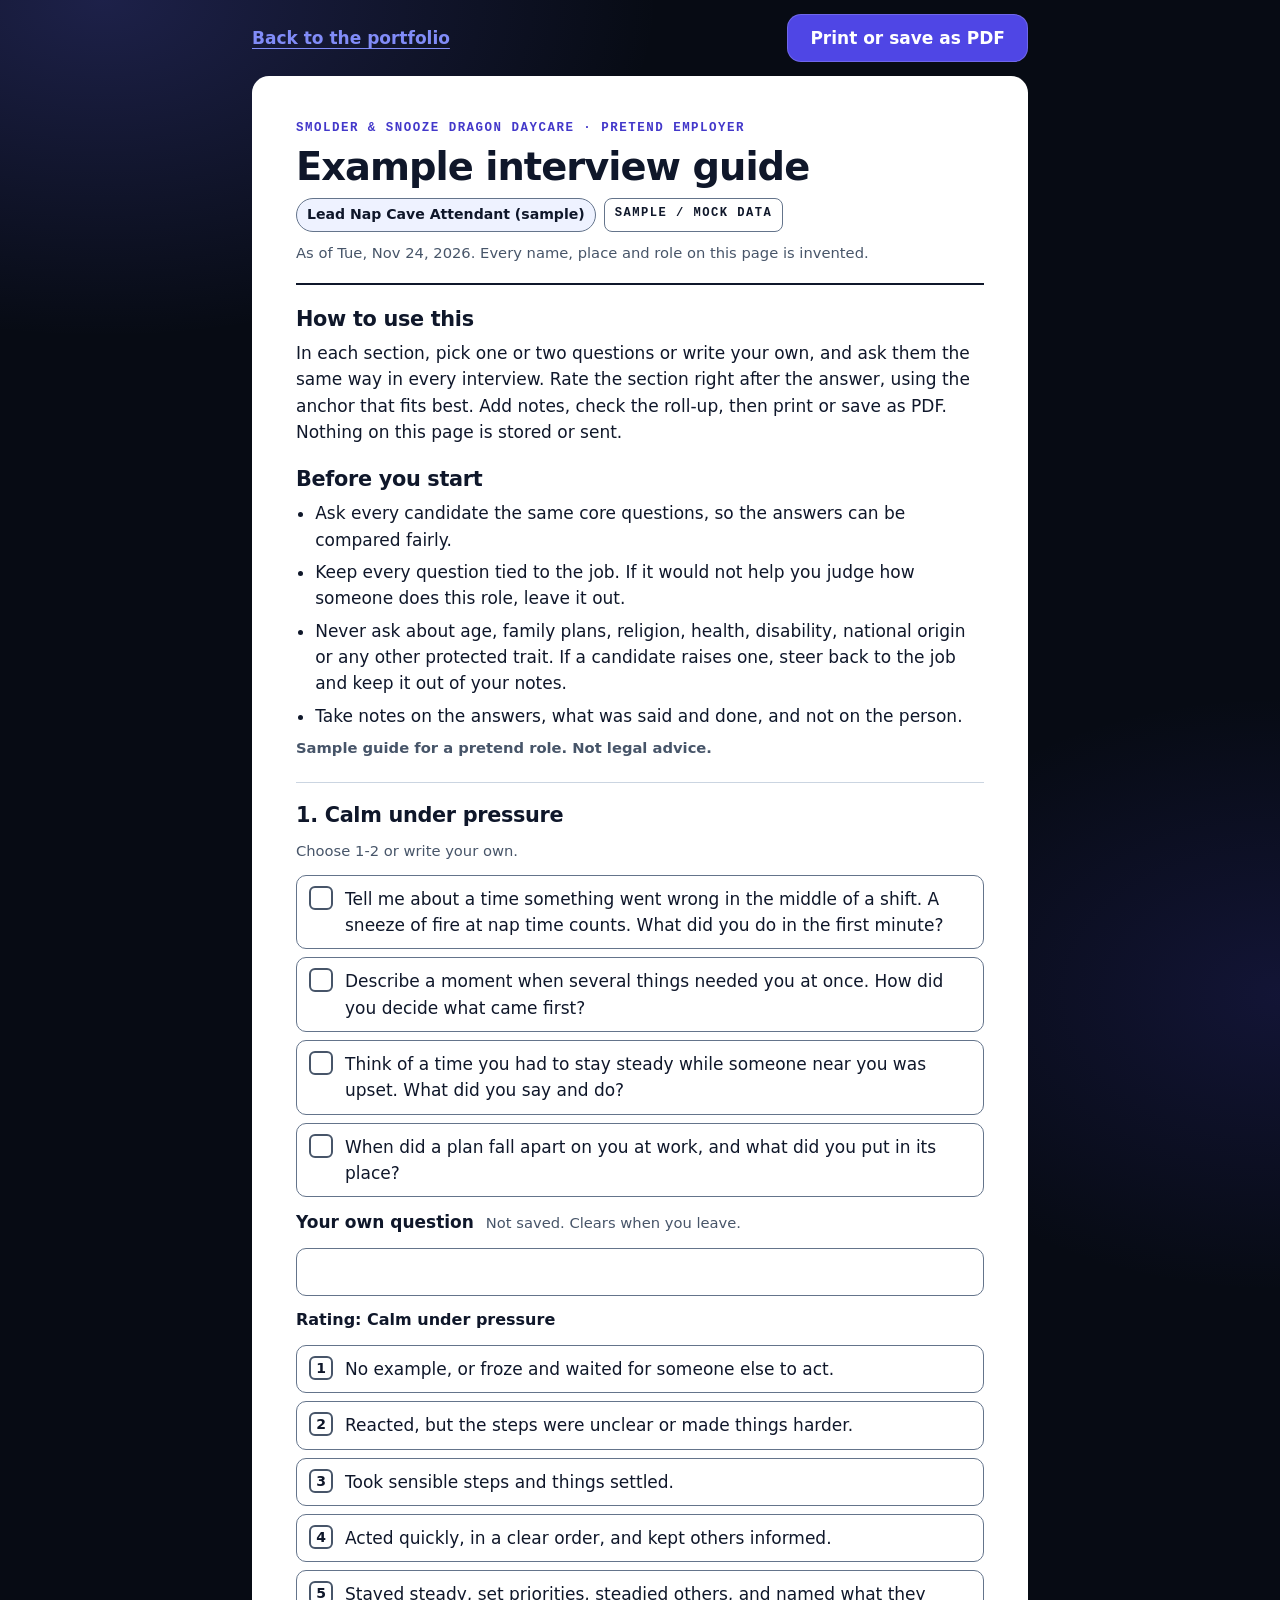
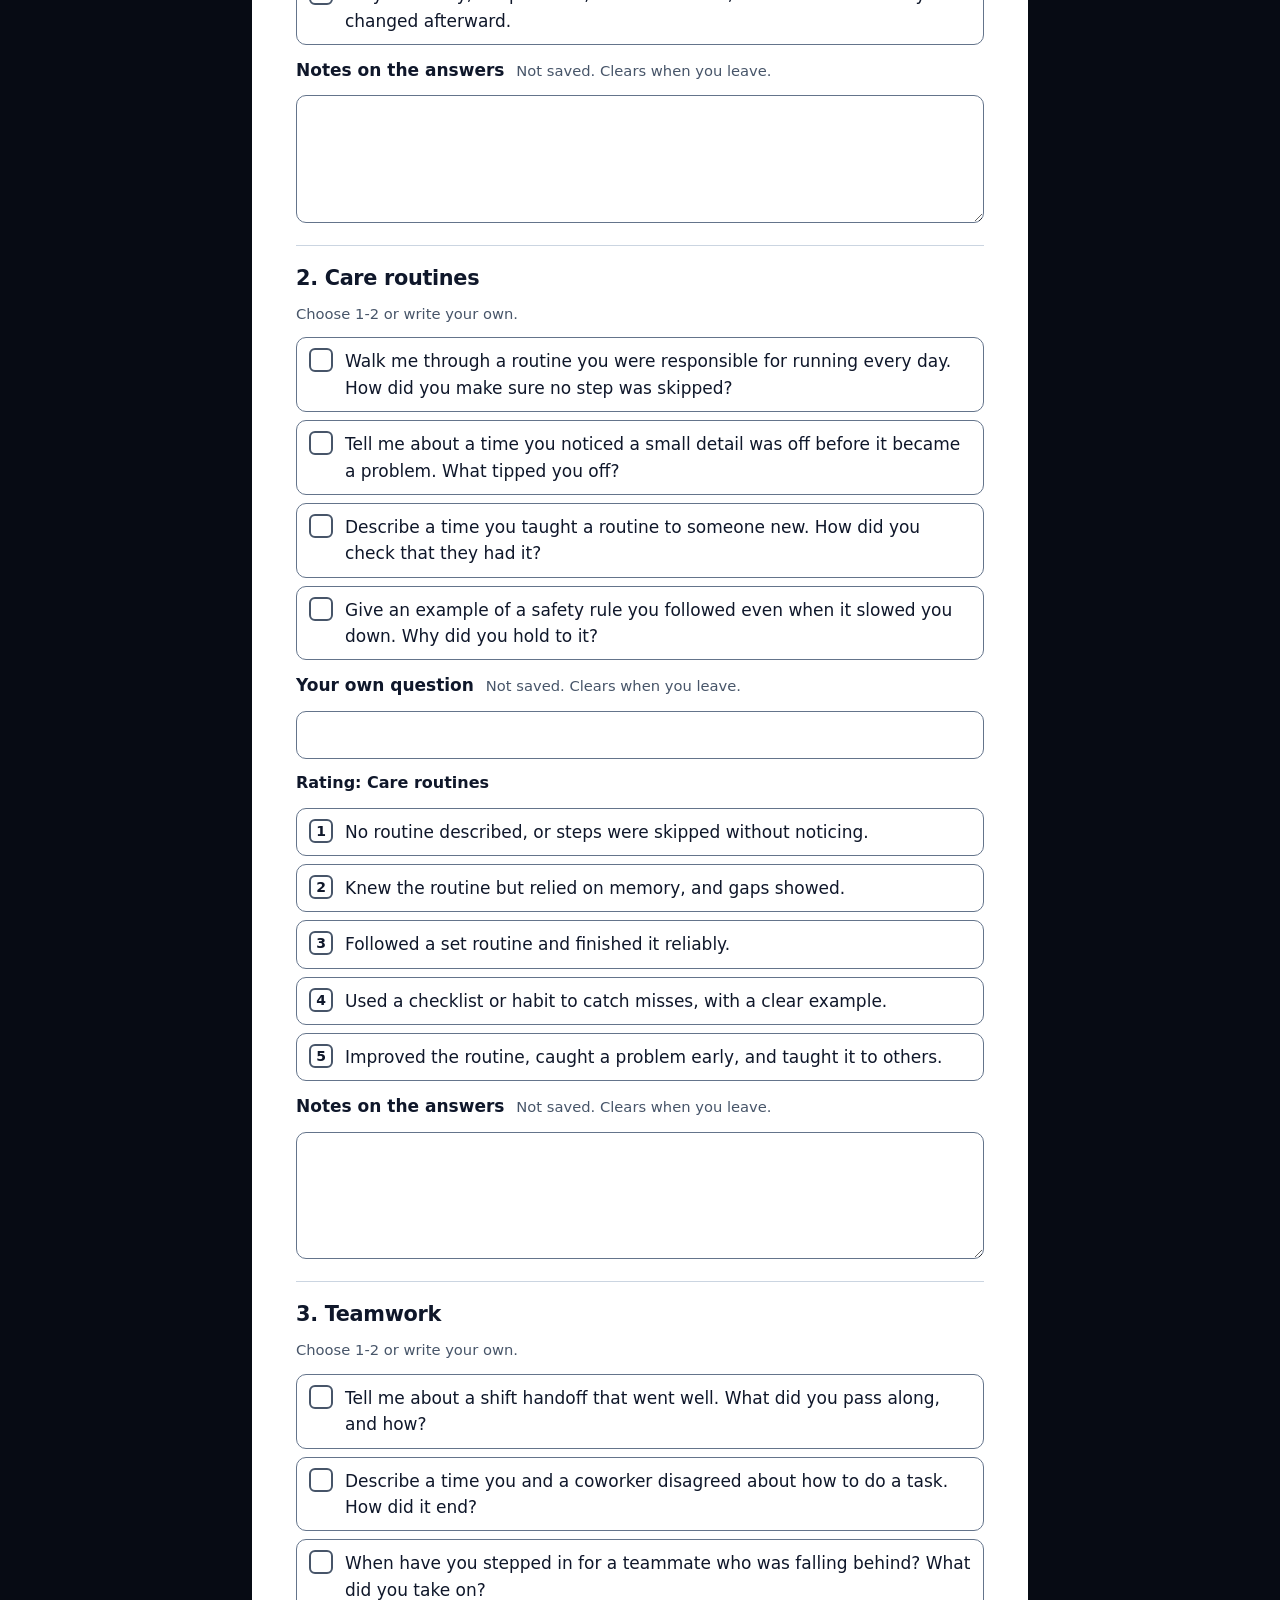
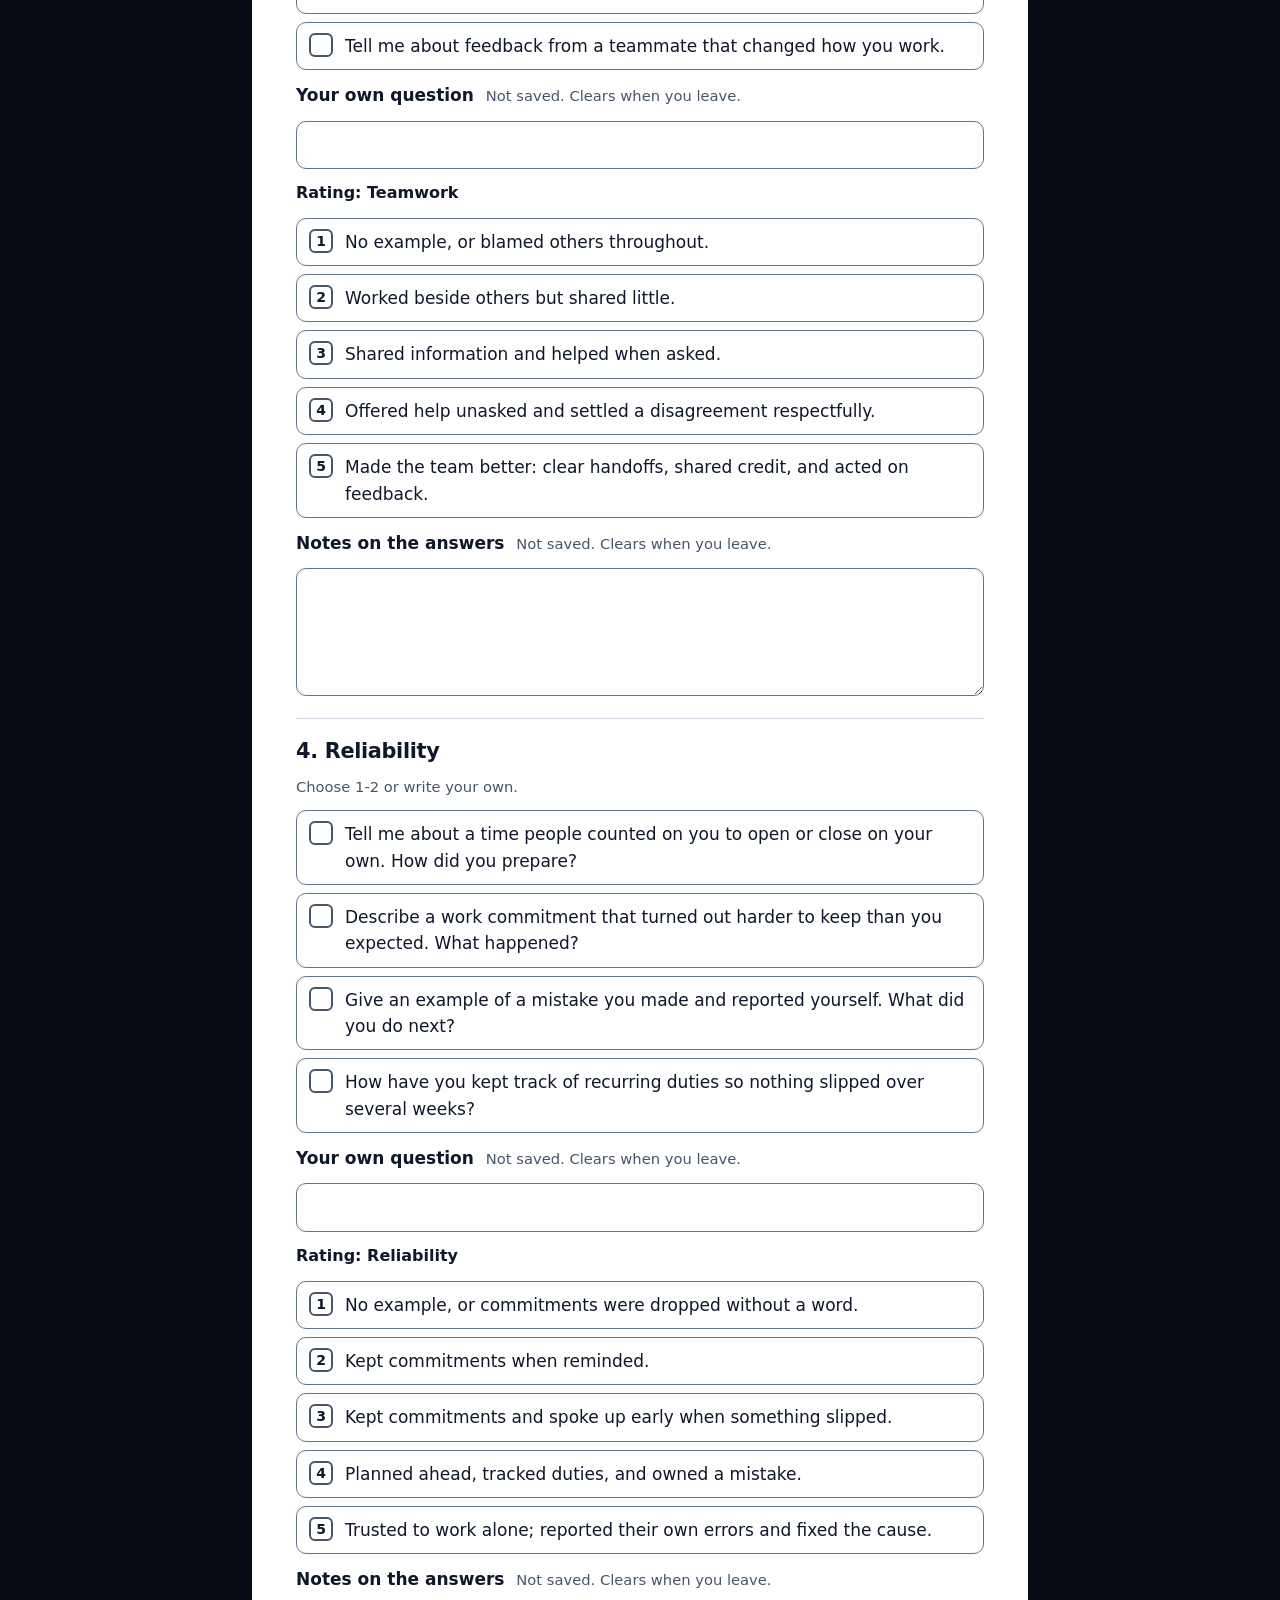
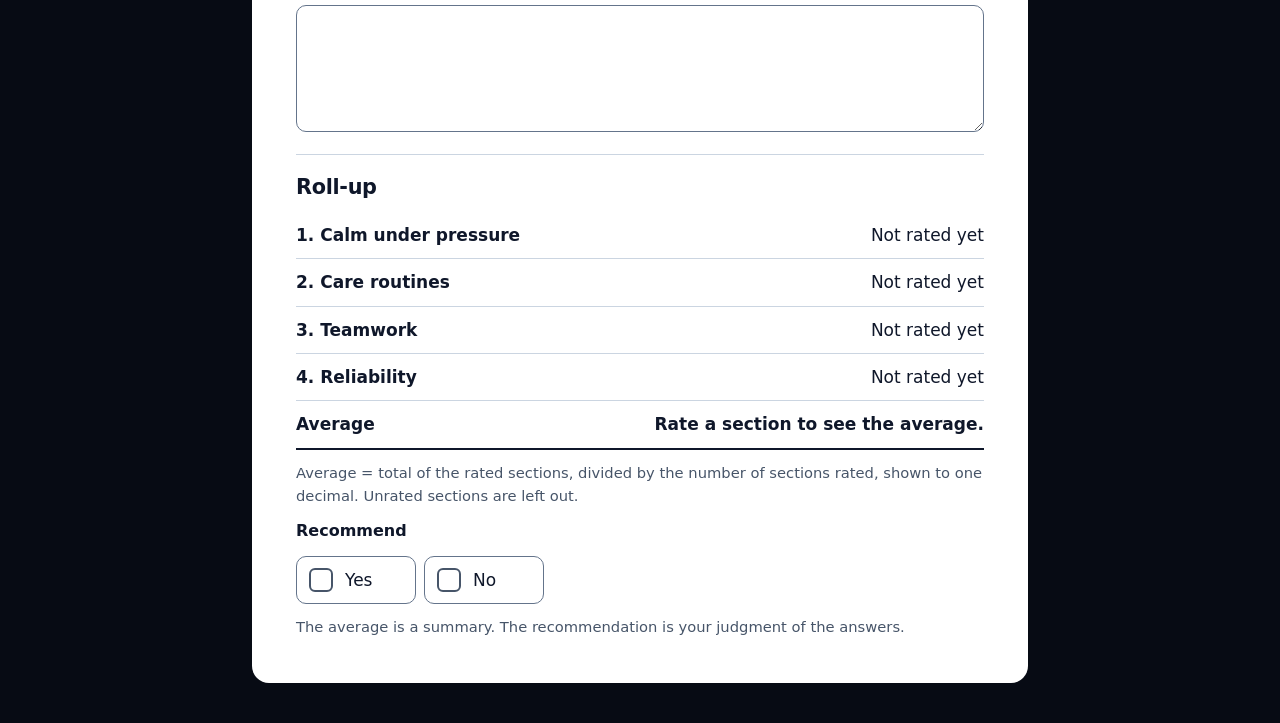
<file: examples/interview-guide.html>
<!doctype html>
<html lang="en">
<head>
<meta charset="utf-8">
<meta name="viewport" content="width=device-width,initial-scale=1">
<meta http-equiv="Content-Security-Policy" content="default-src 'none'; style-src 'unsafe-inline'; script-src 'unsafe-inline'; base-uri 'none'; form-action 'none'">
<title>Example interview guide | Lead Nap Cave Attendant (sample)</title>
<meta name="description" content="Example interview guide for a pretend role at a pretend dragon daycare. Sample questions, rating anchors and a roll-up. Mock data only.">
<style>
/* Example page. Tokens copied from the portfolio stylesheet so the page shares the site's look.
   Dark site backdrop, light document sheet. No fixed or sticky layers. Nothing animates. */
:root{
 --bg:#070B14;--ink:#F1F5F9;--muted:#A8B3CF;--indigo-text:#818CF8;--cta:#4F46E5;--cyan:#22D3EE;
 --paper:#FFFFFF;--pi:#0F172A;--pm:#475569;--pb:#64748B;--pl:#CBD5E1;--acc:#4338CA;--tint:#EEF2FF;
 --sans:ui-sans-serif,system-ui,-apple-system,"Segoe UI",Roboto,"Helvetica Neue",Arial,sans-serif;
 --mono:ui-monospace,SFMono-Regular,Menlo,Consolas,"Liberation Mono",monospace;
}
*,*::before,*::after{box-sizing:border-box}
html{-webkit-text-size-adjust:100%}
body{margin:0;color:var(--ink);font:400 1.0625rem/1.55 var(--sans);background-color:var(--bg);
 background-image:radial-gradient(56rem 34rem at 8% 0,rgba(99,102,241,.24),transparent 62%),radial-gradient(44rem 30rem at 100% 18%,rgba(79,70,229,.16),transparent 62%);
 background-repeat:no-repeat}
h1,h2,h3,p,ul,dl,dd{margin:0}
ul{padding:0;list-style:none}
button,input,textarea{font:inherit;color:inherit}
:focus-visible{outline:3px solid var(--cyan);outline-offset:3px;border-radius:8px}
.sheet :focus-visible{outline-color:var(--acc)}
.wrap{max-width:8.5in;margin-inline:auto;padding:14px clamp(10px,3vw,20px) 40px}
.top{display:flex;flex-wrap:wrap;align-items:center;justify-content:space-between;gap:10px;margin-bottom:14px}
.textlink{display:inline-flex;align-items:center;min-height:44px;color:var(--indigo-text);font-weight:700;text-decoration:underline;text-underline-offset:4px}
.btn{display:inline-flex;align-items:center;justify-content:center;min-height:48px;padding:0 22px;border-radius:14px;background:var(--cta);color:#fff;font-weight:700;border:1px solid rgba(255,255,255,.18);cursor:pointer}

.sheet{display:grid;gap:22px;background:var(--paper);color:var(--pi);border-radius:17px;padding:clamp(16px,5vw,44px)}
.sheet h1{font-size:clamp(1.7rem,5vw,2.4rem);line-height:1.1;letter-spacing:-.025em;font-weight:800}
.sheet h2{font-size:1.3rem;line-height:1.2;letter-spacing:-.015em;font-weight:800}
.sheet h3{font-size:1rem;font-weight:700}
.kicker{font:600 .78rem/1.3 var(--mono);letter-spacing:.12em;text-transform:uppercase;color:var(--acc)}
.head{display:grid;gap:10px;padding-bottom:18px;border-bottom:2px solid var(--pi)}
.chips{display:flex;flex-wrap:wrap;gap:8px}
.chip,.mock{padding:5px 10px;border:1px solid var(--pb);border-radius:999px;font-size:.88rem;font-weight:700}
.chip{background:var(--tint)}
.mock{border-radius:8px;font:600 .76rem/1.6 var(--mono);letter-spacing:.12em}
.asof,.hint,.ns,.legal{color:var(--pm);font-size:.92rem}
.legal{font-weight:700}
.note{display:grid;gap:8px}
.rules{display:grid;gap:6px;padding-left:1.2rem;list-style:disc}
.comp,.roll{display:grid;gap:12px;padding-top:20px;border-top:1px solid var(--pl)}
.qs,.rate{display:grid;gap:8px}
label{font-weight:700}
.ns{font-weight:400;margin-left:6px}
input,textarea{width:100%;min-height:44px;padding:10px 12px;background:var(--paper);border:1px solid var(--pb);border-radius:10px}
textarea{resize:vertical}
.lines{display:none}

.pick{display:flex;gap:12px;align-items:flex-start;width:100%;min-height:44px;padding:10px 12px;text-align:left;background:var(--paper);border:1px solid var(--pb);border-radius:10px;cursor:pointer}
.pick::before{content:"";flex:none;display:grid;place-items:center;width:24px;height:24px;border:2px solid var(--pm);border-radius:6px;font:700 14px/1 var(--sans)}
.r::before{content:attr(data-v)}
.pick[aria-pressed="true"]{background:var(--tint);border-color:var(--acc);box-shadow:inset 0 0 0 1px var(--acc);font-weight:600}
.pick[aria-pressed="true"]::before{content:"\2713";background:var(--acc);border-color:var(--acc);color:#fff}
.r[aria-pressed="true"]::before{content:attr(data-v)}
.r[aria-pressed="true"]::after{content:"Selected";margin-left:auto;padding-left:8px;font:700 .74rem/1.9 var(--mono);letter-spacing:.08em;text-transform:uppercase;color:var(--acc)}
.rl{display:grid;gap:0}
.rl>div{display:flex;flex-wrap:wrap;justify-content:space-between;gap:4px 16px;padding:10px 0;border-bottom:1px solid var(--pl)}
.rl dt{font-weight:600}
.rl dd{font-variant-numeric:tabular-nums}
.rl .avg{border-bottom:2px solid var(--pi)}
.rl .avg dt,.rl .avg dd{font-weight:800}
.yn-row{display:flex;flex-wrap:wrap;gap:8px}
.yn{width:auto;min-width:120px;align-items:center}

@media print{
 @page{size:letter;margin:.8in .7in .85in;
  @top-left{content:"Example interview guide \00B7 Lead Nap Cave Attendant (sample) \00B7 SAMPLE / MOCK DATA";font:600 8pt ui-sans-serif,system-ui,-apple-system,"Segoe UI",Roboto,"Helvetica Neue",Arial,sans-serif;color:#000}
  @bottom-right{content:"Page " counter(page) " of " counter(pages);font:600 8pt ui-sans-serif,system-ui,-apple-system,"Segoe UI",Roboto,"Helvetica Neue",Arial,sans-serif;color:#000}
 }
 @page :first{@top-left{content:none}}
 body{background:#fff;color:#000;font-size:10.5pt;line-height:1.4}
 .wrap{max-width:none;padding:0}
 .top,.ns,textarea,.count{display:none}
 .sheet{padding:0;border-radius:0;gap:14pt;color:#000}
 .sheet h1{font-size:22pt}
 .sheet h2{font-size:13pt;break-after:avoid}
 .sheet h3,label,.hint{break-after:avoid}
 .kicker,.asof,.hint,.legal{color:#000}
 .chip{background:none}
 .comp,.roll,.note{break-inside:avoid}
 .comp,.roll{gap:6pt;padding-top:12pt}
 .qs,.rate{gap:0}
 .pick,.pick[aria-pressed="true"]{min-height:0;padding:3pt 0;border:0;border-radius:0;background:none;box-shadow:none}
 .pick::before{width:12pt;height:12pt;border:1pt solid #000;border-radius:2pt;font-size:8pt}
 .pick[aria-pressed="true"]::before{background:none;color:#000;border-width:2pt}
 .r[aria-pressed="true"]::after{color:#000}
 .yn{min-width:1.2in}
 input{min-height:0;padding:10pt 0 2pt;border:0;border-bottom:1pt solid #000;border-radius:0}
 .lines{display:block}
 .nt{white-space:pre-wrap;overflow-wrap:anywhere}
 .nt:empty{display:none}
 .lines i{display:block;height:20pt;border-bottom:1pt solid #000}
 .nt:not(:empty)~i{display:none}
}
</style>
</head>
<body>
<div class="wrap">
 <div class="top">
  <a class="textlink" href="../">Back to the portfolio</a>
  <button type="button" class="btn" id="print">Print or save as PDF</button>
 </div>
 <main class="sheet">
  <header class="head">
   <p class="kicker">Smolder &amp; Snooze Dragon Daycare · pretend employer</p>
   <h1>Example interview guide</h1>
   <p class="chips"><span class="chip">Lead Nap Cave Attendant (sample)</span><span class="mock">SAMPLE / MOCK DATA</span></p>
   <p class="asof">As of Tue, Nov 24, 2026. Every name, place and role on this page is invented.</p>
  </header>
  <section class="note" aria-labelledby="how">
   <h2 id="how">How to use this</h2>
   <p>In each section, pick one or two questions or write your own, and ask them the same way in every interview. Rate the section right after the answer, using the anchor that fits best. Add notes, check the roll-up, then print or save as PDF. Nothing on this page is stored or sent.</p>
  </section>
  <section class="note" aria-labelledby="pre">
   <h2 id="pre">Before you start</h2>
   <ul class="rules">
    <li>Ask every candidate the same core questions, so the answers can be compared fairly.</li>
    <li>Keep every question tied to the job. If it would not help you judge how someone does this role, leave it out.</li>
    <li>Never ask about age, family plans, religion, health, disability, national origin or any other protected trait. If a candidate raises one, steer back to the job and keep it out of your notes.</li>
    <li>Take notes on the answers, what was said and done, and not on the person.</li>
   </ul>
   <p class="legal">Sample guide for a pretend role. Not legal advice.</p>
  </section>
  <section class="comp" aria-labelledby="c1h">
   <h2 id="c1h">1. Calm under pressure</h2>
   <p class="hint">Choose 1-2 or write your own. <span class="count" aria-live="polite"></span></p>
   <ul class="qs">
    <li><button type="button" class="pick q" aria-pressed="false">Tell me about a time something went wrong in the middle of a shift. A sneeze of fire at nap time counts. What did you do in the first minute?</button></li>
    <li><button type="button" class="pick q" aria-pressed="false">Describe a moment when several things needed you at once. How did you decide what came first?</button></li>
    <li><button type="button" class="pick q" aria-pressed="false">Think of a time you had to stay steady while someone near you was upset. What did you say and do?</button></li>
    <li><button type="button" class="pick q" aria-pressed="false">When did a plan fall apart on you at work, and what did you put in its place?</button></li>
   </ul>
   <label for="c1o">Your own question <span class="ns">Not saved. Clears when you leave.</span></label>
   <input id="c1o" type="text" maxlength="200" autocomplete="off">
   <h3 id="c1r">Rating: Calm under pressure</h3>
   <div class="rate" role="group" aria-labelledby="c1r">
    <button type="button" class="pick r" data-v="1" aria-pressed="false">No example, or froze and waited for someone else to act.</button>
    <button type="button" class="pick r" data-v="2" aria-pressed="false">Reacted, but the steps were unclear or made things harder.</button>
    <button type="button" class="pick r" data-v="3" aria-pressed="false">Took sensible steps and things settled.</button>
    <button type="button" class="pick r" data-v="4" aria-pressed="false">Acted quickly, in a clear order, and kept others informed.</button>
    <button type="button" class="pick r" data-v="5" aria-pressed="false">Stayed steady, set priorities, steadied others, and named what they changed afterward.</button>
   </div>
   <label for="c1t">Notes on the answers <span class="ns">Not saved. Clears when you leave.</span></label>
   <textarea id="c1t" rows="4" maxlength="1200" autocomplete="off"></textarea>
   <div class="lines"><p class="nt"></p><i></i><i></i><i></i></div>
  </section>
  <section class="comp" aria-labelledby="c2h">
   <h2 id="c2h">2. Care routines</h2>
   <p class="hint">Choose 1-2 or write your own. <span class="count" aria-live="polite"></span></p>
   <ul class="qs">
    <li><button type="button" class="pick q" aria-pressed="false">Walk me through a routine you were responsible for running every day. How did you make sure no step was skipped?</button></li>
    <li><button type="button" class="pick q" aria-pressed="false">Tell me about a time you noticed a small detail was off before it became a problem. What tipped you off?</button></li>
    <li><button type="button" class="pick q" aria-pressed="false">Describe a time you taught a routine to someone new. How did you check that they had it?</button></li>
    <li><button type="button" class="pick q" aria-pressed="false">Give an example of a safety rule you followed even when it slowed you down. Why did you hold to it?</button></li>
   </ul>
   <label for="c2o">Your own question <span class="ns">Not saved. Clears when you leave.</span></label>
   <input id="c2o" type="text" maxlength="200" autocomplete="off">
   <h3 id="c2r">Rating: Care routines</h3>
   <div class="rate" role="group" aria-labelledby="c2r">
    <button type="button" class="pick r" data-v="1" aria-pressed="false">No routine described, or steps were skipped without noticing.</button>
    <button type="button" class="pick r" data-v="2" aria-pressed="false">Knew the routine but relied on memory, and gaps showed.</button>
    <button type="button" class="pick r" data-v="3" aria-pressed="false">Followed a set routine and finished it reliably.</button>
    <button type="button" class="pick r" data-v="4" aria-pressed="false">Used a checklist or habit to catch misses, with a clear example.</button>
    <button type="button" class="pick r" data-v="5" aria-pressed="false">Improved the routine, caught a problem early, and taught it to others.</button>
   </div>
   <label for="c2t">Notes on the answers <span class="ns">Not saved. Clears when you leave.</span></label>
   <textarea id="c2t" rows="4" maxlength="1200" autocomplete="off"></textarea>
   <div class="lines"><p class="nt"></p><i></i><i></i><i></i></div>
  </section>
  <section class="comp" aria-labelledby="c3h">
   <h2 id="c3h">3. Teamwork</h2>
   <p class="hint">Choose 1-2 or write your own. <span class="count" aria-live="polite"></span></p>
   <ul class="qs">
    <li><button type="button" class="pick q" aria-pressed="false">Tell me about a shift handoff that went well. What did you pass along, and how?</button></li>
    <li><button type="button" class="pick q" aria-pressed="false">Describe a time you and a coworker disagreed about how to do a task. How did it end?</button></li>
    <li><button type="button" class="pick q" aria-pressed="false">When have you stepped in for a teammate who was falling behind? What did you take on?</button></li>
    <li><button type="button" class="pick q" aria-pressed="false">Tell me about feedback from a teammate that changed how you work.</button></li>
   </ul>
   <label for="c3o">Your own question <span class="ns">Not saved. Clears when you leave.</span></label>
   <input id="c3o" type="text" maxlength="200" autocomplete="off">
   <h3 id="c3r">Rating: Teamwork</h3>
   <div class="rate" role="group" aria-labelledby="c3r">
    <button type="button" class="pick r" data-v="1" aria-pressed="false">No example, or blamed others throughout.</button>
    <button type="button" class="pick r" data-v="2" aria-pressed="false">Worked beside others but shared little.</button>
    <button type="button" class="pick r" data-v="3" aria-pressed="false">Shared information and helped when asked.</button>
    <button type="button" class="pick r" data-v="4" aria-pressed="false">Offered help unasked and settled a disagreement respectfully.</button>
    <button type="button" class="pick r" data-v="5" aria-pressed="false">Made the team better: clear handoffs, shared credit, and acted on feedback.</button>
   </div>
   <label for="c3t">Notes on the answers <span class="ns">Not saved. Clears when you leave.</span></label>
   <textarea id="c3t" rows="4" maxlength="1200" autocomplete="off"></textarea>
   <div class="lines"><p class="nt"></p><i></i><i></i><i></i></div>
  </section>
  <section class="comp" aria-labelledby="c4h">
   <h2 id="c4h">4. Reliability</h2>
   <p class="hint">Choose 1-2 or write your own. <span class="count" aria-live="polite"></span></p>
   <ul class="qs">
    <li><button type="button" class="pick q" aria-pressed="false">Tell me about a time people counted on you to open or close on your own. How did you prepare?</button></li>
    <li><button type="button" class="pick q" aria-pressed="false">Describe a work commitment that turned out harder to keep than you expected. What happened?</button></li>
    <li><button type="button" class="pick q" aria-pressed="false">Give an example of a mistake you made and reported yourself. What did you do next?</button></li>
    <li><button type="button" class="pick q" aria-pressed="false">How have you kept track of recurring duties so nothing slipped over several weeks?</button></li>
   </ul>
   <label for="c4o">Your own question <span class="ns">Not saved. Clears when you leave.</span></label>
   <input id="c4o" type="text" maxlength="200" autocomplete="off">
   <h3 id="c4r">Rating: Reliability</h3>
   <div class="rate" role="group" aria-labelledby="c4r">
    <button type="button" class="pick r" data-v="1" aria-pressed="false">No example, or commitments were dropped without a word.</button>
    <button type="button" class="pick r" data-v="2" aria-pressed="false">Kept commitments when reminded.</button>
    <button type="button" class="pick r" data-v="3" aria-pressed="false">Kept commitments and spoke up early when something slipped.</button>
    <button type="button" class="pick r" data-v="4" aria-pressed="false">Planned ahead, tracked duties, and owned a mistake.</button>
    <button type="button" class="pick r" data-v="5" aria-pressed="false">Trusted to work alone; reported their own errors and fixed the cause.</button>
   </div>
   <label for="c4t">Notes on the answers <span class="ns">Not saved. Clears when you leave.</span></label>
   <textarea id="c4t" rows="4" maxlength="1200" autocomplete="off"></textarea>
   <div class="lines"><p class="nt"></p><i></i><i></i><i></i></div>
  </section>
  <section class="roll" aria-labelledby="rh">
   <h2 id="rh">Roll-up</h2>
   <dl class="rl">
    <div><dt>1. Calm under pressure</dt><dd id="r1">Not rated yet</dd></div>
    <div><dt>2. Care routines</dt><dd id="r2">Not rated yet</dd></div>
    <div><dt>3. Teamwork</dt><dd id="r3">Not rated yet</dd></div>
    <div><dt>4. Reliability</dt><dd id="r4">Not rated yet</dd></div>
    <div class="avg"><dt>Average</dt><dd id="ravg">Rate a section to see the average.</dd></div>
   </dl>
   <p class="hint">Average = total of the rated sections, divided by the number of sections rated, shown to one decimal. Unrated sections are left out.</p>
   <h3 id="rech">Recommend</h3>
   <div class="yn-row" role="group" aria-labelledby="rech">
    <button type="button" class="pick yn" aria-pressed="false">Yes</button>
    <button type="button" class="pick yn" aria-pressed="false">No</button>
   </div>
   <p class="hint">The average is a summary. The recommendation is your judgment of the answers.</p>
  </section>
 </main>
</div>
<script>
// No storage, no network. State lives in memory and is cleared on every page show.
(function () {
  'use strict';
  var comps = [].slice.call(document.querySelectorAll('.comp'));
  var yn = [].slice.call(document.querySelectorAll('.yn'));
  var score = comps.map(function () { return 0; });
  function press(b, on) { b.setAttribute('aria-pressed', on ? 'true' : 'false'); }
  function isOn(b) { return b.getAttribute('aria-pressed') === 'true'; }

  // Roll-up: average = sum of rated sections / count of rated sections, one decimal.
  function roll() {
    var sum = 0, n = 0;
    score.forEach(function (v, i) {
      document.getElementById('r' + (i + 1)).textContent = v ? v + ' of 5' : 'Not rated yet';
      if (v) { sum += v; n += 1; }
    });
    document.getElementById('ravg').textContent = n
      ? (Math.round(sum / n * 10) / 10).toFixed(1) + ' of 5 (' + sum + ' ÷ ' + n + ' rated section' + (n === 1 ? '' : 's') + ')'
      : 'Rate a section to see the average.';
  }

  comps.forEach(function (c, i) {
    var count = c.querySelector('.count'), ta = c.querySelector('textarea'), nt = c.querySelector('.nt');
    c.addEventListener('click', function (e) {
      var b = e.target.closest('button.pick');
      if (!b) return;
      var on = !isOn(b);
      if (b.classList.contains('r')) {
        [].forEach.call(c.querySelectorAll('.r'), function (x) { press(x, false); });
        press(b, on);
        score[i] = on ? Number(b.getAttribute('data-v')) : 0;
        roll();
      } else {
        press(b, on);
        var k = c.querySelectorAll('.q[aria-pressed="true"]').length;
        count.textContent = k ? k + ' chosen.' + (k > 2 ? ' The guide suggests 1-2.' : '') : '';
      }
    });
    // Mirror notes into a plain block so the printout shows all of the text.
    ta.addEventListener('input', function () { nt.textContent = ta.value; });
  });

  yn.forEach(function (b) {
    b.addEventListener('click', function () {
      var on = !isOn(b);
      yn.forEach(function (x) { press(x, false); });
      press(b, on);
    });
  });

  document.getElementById('print').addEventListener('click', function () { window.print(); });

  function reset() {
    [].forEach.call(document.querySelectorAll('.pick'), function (b) { press(b, false); });
    [].forEach.call(document.querySelectorAll('.sheet input,.sheet textarea'), function (f) { f.value = ''; });
    [].forEach.call(document.querySelectorAll('.nt,.count'), function (x) { x.textContent = ''; });
    score = score.map(function () { return 0; });
    roll();
  }
  window.addEventListener('pageshow', reset);
})();
</script>
</body>
</html>
</file>
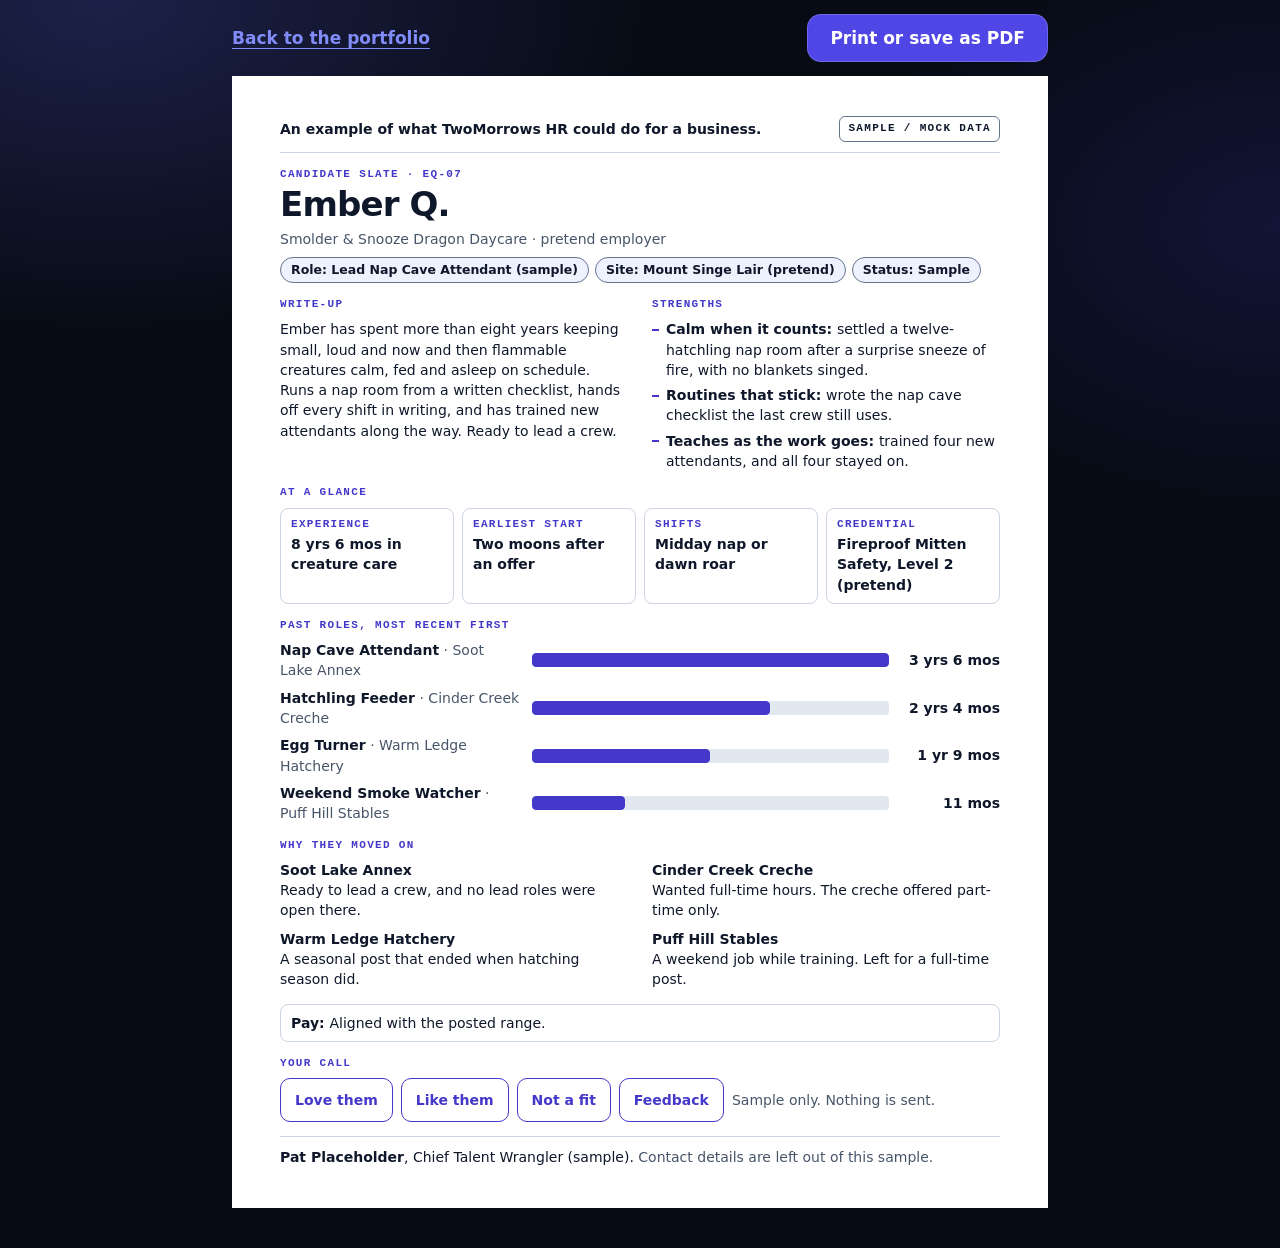
<file: examples/slate.html>
<!doctype html>
<html lang="en">
<head>
<meta charset="utf-8">
<meta name="viewport" content="width=device-width,initial-scale=1">
<meta http-equiv="Content-Security-Policy" content="default-src 'none'; style-src 'unsafe-inline'; script-src 'unsafe-inline'; base-uri 'none'; form-action 'none'">
<title>Example candidate slate | Lead Nap Cave Attendant (sample)</title>
<meta name="description" content="Example one-page candidate slate for a pretend role at a pretend dragon daycare. Mock data only.">
<style>
/* Example page. Tokens copied from the portfolio stylesheet so the page shares the site's look.
   Dark site backdrop, light letter-size sheet. Sheet sizes are in px so screen and print match.
   No fixed or sticky layers. Nothing animates. */
:root{
 --bg:#070B14;--ink:#F1F5F9;--indigo-text:#818CF8;--cta:#4F46E5;--cyan:#22D3EE;
 --paper:#FFFFFF;--pi:#0F172A;--pm:#475569;--pb:#64748B;--pl:#CBD5E1;--acc:#4338CA;--tint:#EEF2FF;
 --sans:ui-sans-serif,system-ui,-apple-system,"Segoe UI",Roboto,"Helvetica Neue",Arial,sans-serif;
 --mono:ui-monospace,SFMono-Regular,Menlo,Consolas,"Liberation Mono",monospace;
}
*,*::before,*::after{box-sizing:border-box}
html{-webkit-text-size-adjust:100%}
body{margin:0;color:var(--ink);font:400 1.0625rem/1.55 var(--sans);background-color:var(--bg);
 background-image:radial-gradient(56rem 34rem at 8% 0,rgba(99,102,241,.24),transparent 62%),radial-gradient(44rem 30rem at 100% 18%,rgba(79,70,229,.16),transparent 62%);
 background-repeat:no-repeat}
h1,h2,p,ul,dl,dd{margin:0}
ul{padding:0;list-style:none}
button{font:inherit;color:inherit}
:focus-visible{outline:3px solid var(--cyan);outline-offset:3px;border-radius:8px}
.sheet :focus-visible{outline-color:var(--acc)}
.wrap{max-width:calc(8.5in + 40px);margin-inline:auto;padding:14px clamp(10px,3vw,20px) 40px}
.top{display:flex;flex-wrap:wrap;align-items:center;justify-content:space-between;gap:10px;margin-bottom:14px}
.textlink{display:inline-flex;align-items:center;min-height:44px;color:var(--indigo-text);font-weight:700;text-decoration:underline;text-underline-offset:4px}
.btn{display:inline-flex;align-items:center;justify-content:center;min-height:48px;padding:0 22px;border-radius:14px;background:var(--cta);color:#fff;font-weight:700;border:1px solid rgba(255,255,255,.18);cursor:pointer}

.sheet{display:grid;gap:14px;align-content:start;margin-inline:auto;background:var(--paper);color:var(--pi);padding:16px;font-size:14px;line-height:1.45;
 -webkit-print-color-adjust:exact;print-color-adjust:exact}
@media (min-width:880px){.sheet{width:8.5in;min-height:11in;padding:40px 48px}}
.cap{display:flex;flex-wrap:wrap;align-items:center;justify-content:space-between;gap:6px 12px;padding-bottom:10px;border-bottom:1px solid var(--pl);font-weight:600}
.mock{padding:3px 8px;border:1px solid var(--pb);border-radius:6px;font:600 11px/1.6 var(--mono);letter-spacing:.12em}
.mast{display:grid;gap:6px}
.kicker,.sheet h2,.facts dt{font:600 11px/1.3 var(--mono);letter-spacing:.12em;text-transform:uppercase;color:var(--acc)}
.sheet h1{font-size:34px;line-height:1.05;letter-spacing:-.025em;font-weight:800}
.chips{display:flex;flex-wrap:wrap;gap:6px;margin-top:2px}
.chips li{padding:3px 10px;background:var(--tint);border:1px solid var(--pb);border-radius:999px;font-size:12.5px;font-weight:600}
.blk{display:grid;gap:8px;align-content:start}
.two{display:grid;grid-template-columns:1fr 1fr;gap:14px 24px}
.str{display:grid;gap:5px}
.str li{padding-left:14px;background:linear-gradient(var(--acc),var(--acc)) 0 .68em/7px 2px no-repeat}
.facts{display:grid;grid-template-columns:repeat(4,1fr);gap:8px}
.facts>div{padding:8px 10px;border:1px solid var(--pl);border-radius:8px}
.facts dt{margin-bottom:3px}
.facts dd{font-weight:600}
.time{display:grid;gap:7px}
.trow{display:grid;grid-template-columns:15rem 1fr 6.2rem;gap:4px 12px;align-items:center}
.trow span{color:var(--pm)}
.track{height:14px;background:#E2E8F0;border-radius:4px}
.bar{display:block;height:100%;background:var(--acc);border:1px solid var(--acc);border-radius:4px}
.dur{text-align:right;font-weight:700;font-variant-numeric:tabular-nums}
.qa{display:grid;grid-template-columns:1fr 1fr;gap:8px 24px}
.qa dt{font-weight:700}
.pay{padding:8px 10px;border:1px solid var(--pl);border-radius:8px}
.call{display:flex;flex-wrap:wrap;align-items:center;gap:8px}
.call button{min-height:44px;padding:0 14px;background:var(--paper);border:1px solid var(--acc);border-radius:10px;color:var(--acc);font-weight:700;cursor:pointer}
.say{flex:1 1 12rem;color:var(--pm)}
.rec{padding-top:10px;border-top:1px solid var(--pl)}
.rec span,.fine{color:var(--pm)}
@media (max-width:600px){
 .two,.qa{grid-template-columns:1fr}
 .facts{grid-template-columns:1fr 1fr}
 .trow{grid-template-columns:1fr 5.6rem}
 .trow>div:first-child{grid-column:1/-1}
}
@media print{
 @page{size:letter;margin:0}
 body{background:#fff}
 .top{display:none}
 .wrap{max-width:none;padding:0}
 /* Print fit: spacing only, type stays the same size. Small labels go up to 12px (9pt), the print floor. */
 .sheet{width:8.5in;height:11in;min-height:0;margin:0;padding:32px 48px;gap:9px;overflow:hidden}
 .blk{gap:6px}
 .time{gap:5px}
 .call button{min-height:36px}
 .rec{padding-top:8px}
 .kicker,.sheet h2,.facts dt,.mock{font-size:12px}
}
</style>
</head>
<body>
<div class="wrap">
 <div class="top">
  <a class="textlink" href="../">Back to the portfolio</a>
  <button type="button" class="btn" id="print">Print or save as PDF</button>
 </div>
 <main class="sheet" id="sheet">
  <noscript><p>This example slate is drawn by a small script on this page. Turn on JavaScript to view it. SAMPLE / MOCK DATA.</p></noscript>
 </main>
</div>
<script>
'use strict';
/* ===== SLATE DATA: START =====
   The one source for everything shown on the slate. Batch B (s10) reuses this block as is.
   Every name, place, role and credential is invented. No contact values. No pay figures.
   months = length of the stint; bar width = months / longest stint. */
const SLATE = {
  caption: 'An example of what TwoMorrows HR could do for a business.',
  mock: 'SAMPLE / MOCK DATA',
  masthead: 'Candidate slate',
  eyebrow: 'Smolder & Snooze Dragon Daycare · pretend employer',
  code: 'EQ-07',
  name: 'Ember Q.',
  chips: [['Role', 'Lead Nap Cave Attendant (sample)'], ['Site', 'Mount Singe Lair (pretend)'], ['Status', 'Sample']],
  writeup: 'Ember has spent more than eight years keeping small, loud and now and then flammable creatures calm, fed and asleep on schedule. Runs a nap room from a written checklist, hands off every shift in writing, and has trained new attendants along the way. Ready to lead a crew.',
  strengths: [
    ['Calm when it counts', 'settled a twelve-hatchling nap room after a surprise sneeze of fire, with no blankets singed.'],
    ['Routines that stick', 'wrote the nap cave checklist the last crew still uses.'],
    ['Teaches as the work goes', 'trained four new attendants, and all four stayed on.'],
  ],
  facts: [
    ['Experience', '8 yrs 6 mos in creature care'],
    ['Earliest start', 'Two moons after an offer'],
    ['Shifts', 'Midday nap or dawn roar'],
    ['Credential', 'Fireproof Mitten Safety, Level 2 (pretend)'],
  ],
  roles: [
    { role: 'Nap Cave Attendant', place: 'Soot Lake Annex', months: 42, why: 'Ready to lead a crew, and no lead roles were open there.' },
    { role: 'Hatchling Feeder', place: 'Cinder Creek Creche', months: 28, why: 'Wanted full-time hours. The creche offered part-time only.' },
    { role: 'Egg Turner', place: 'Warm Ledge Hatchery', months: 21, why: 'A seasonal post that ended when hatching season did.' },
    { role: 'Weekend Smoke Watcher', place: 'Puff Hill Stables', months: 11, why: 'A weekend job while training. Left for a full-time post.' },
  ],
  pay: 'Aligned with the posted range.',
  calls: ['Love them', 'Like them', 'Not a fit', 'Feedback'],
  callIdle: 'Sample only. Nothing is sent.',
  recruiter: { name: 'Pat Placeholder', title: 'Chief Talent Wrangler (sample)', note: 'Contact details are left out of this sample.' },
};
/* ===== SLATE DATA: END ===== */

// No storage, no network. Draws the sheet once from SLATE; nothing animates.
(function () {
  function h(tag, props) {
    const e = document.createElement(tag);
    for (const k in props || {}) {
      if (k === 'text') e.textContent = props[k]; else e.setAttribute(k, props[k]);
    }
    for (let i = 2; i < arguments.length; i++) [].concat(arguments[i]).forEach(function (c) { if (c != null) e.append(c); });
    return e;
  }
  const dur = function (m) {
    const y = Math.floor(m / 12), r = m % 12;
    return [y ? y + (y === 1 ? ' yr' : ' yrs') : '', r ? r + (r === 1 ? ' mo' : ' mos') : ''].filter(Boolean).join(' ');
  };
  const blk = function (id, title) {
    return h('section', { class: 'blk', 'aria-labelledby': id }, h('h2', { id: id, text: title }), [].slice.call(arguments, 2));
  };
  const D = SLATE, longest = Math.max.apply(null, D.roles.map(function (r) { return r.months; }));
  const say = h('p', { class: 'say', role: 'status', text: D.callIdle });

  document.getElementById('sheet').replaceChildren(
    h('div', { class: 'cap' }, h('p', { text: D.caption }), h('p', { class: 'mock', text: D.mock })),
    h('header', { class: 'mast' },
      h('p', { class: 'kicker', text: D.masthead + ' · ' + D.code }),
      h('h1', { text: D.name }),
      h('p', { class: 'fine', text: D.eyebrow }),
      h('ul', { class: 'chips' }, D.chips.map(function (c) { return h('li', { text: c[0] + ': ' + c[1] }); }))),
    h('div', { class: 'two' },
      blk('s-w', 'Write-up', h('p', { text: D.writeup })),
      blk('s-s', 'Strengths', h('ul', { class: 'str' }, D.strengths.map(function (s) {
        return h('li', null, h('b', { text: s[0] + ': ' }), s[1]);
      })))),
    blk('s-f', 'At a glance', h('dl', { class: 'facts' }, D.facts.map(function (f) {
      return h('div', null, h('dt', { text: f[0] }), h('dd', { text: f[1] }));
    }))),
    blk('s-t', 'Past roles, most recent first', h('ul', { class: 'time' }, D.roles.map(function (r) {
      // Bar width = this stint / the longest stint, to one decimal of a percent.
      const w = Math.round(r.months / longest * 1000) / 10;
      return h('li', { class: 'trow' },
        h('div', null, h('b', { text: r.role }), h('span', { text: ' · ' + r.place })),
        h('div', { class: 'track', 'aria-hidden': 'true' }, h('i', { class: 'bar', style: 'width:' + w + '%' })),
        h('div', { class: 'dur', text: dur(r.months) }));
    }))),
    blk('s-q', 'Why they moved on', h('dl', { class: 'qa' }, D.roles.map(function (r) {
      return h('div', null, h('dt', { text: r.place }), h('dd', { text: r.why }));
    }))),
    h('p', { class: 'pay' }, h('b', { text: 'Pay: ' }), D.pay),
    blk('s-c', 'Your call', h('div', { class: 'call' }, D.calls.map(function (c) {
      const b = h('button', { type: 'button', text: c });
      b.addEventListener('click', function () { say.textContent = "Sample: would send '" + D.code + ' - ' + c + "'"; });
      return b;
    }), say)),
    h('p', { class: 'rec' }, h('b', { text: D.recruiter.name }), ', ' + D.recruiter.title + '. ', h('span', { text: D.recruiter.note })));

  document.getElementById('print').addEventListener('click', function () { window.print(); });
})();
</script>
</body>
</html>
</file>
<file: styles.css>
/* Undrae Morrow portfolio. Deep Navy Indigo Glass.
   Rules this file keeps:
   - Solid surfaces are the default. Glass is an enhancement inside @supports only.
   - All text sits on opaque plates. Glass is the frame band around plates.
   - No fixed or sticky positioning. No overlays. Motion is transform and opacity only. */

:root{
  --bg:#070B14; --bg2:#0A0F1E; --solid:#0F172A; --chip:#1E293B;
  --ink:#F1F5F9; --muted:#A8B3CF;
  --indigo:#6366F1; --indigo-text:#818CF8; --cta:#4F46E5; --cyan:#22D3EE;
  --line:rgba(255,255,255,.12); --line2:rgba(255,255,255,.08);
  --r-frame:26px; --r-plate:17px; --gap:12px;
  --sans:ui-sans-serif,system-ui,-apple-system,"Segoe UI",Roboto,"Helvetica Neue",Arial,sans-serif;
  --mono:ui-monospace,SFMono-Regular,Menlo,Consolas,"Liberation Mono",monospace;
  --ease:cubic-bezier(.2,.7,.2,1);
  --zx:50%; --zy:50%;
}

*,*::before,*::after{box-sizing:border-box}
html{-webkit-text-size-adjust:100%;color-scheme:dark}
body{
  margin:0;color:var(--ink);font:400 1.0625rem/1.6 var(--sans);
  background-color:var(--bg);
  background-image:
    radial-gradient(56rem 34rem at 8% 0,rgba(99,102,241,.24),transparent 62%),
    radial-gradient(44rem 30rem at 100% 18%,rgba(79,70,229,.16),transparent 62%),
    radial-gradient(52rem 34rem at 0 46%,rgba(99,102,241,.13),transparent 62%),
    radial-gradient(48rem 32rem at 100% 72%,rgba(79,70,229,.15),transparent 62%),
    radial-gradient(50rem 30rem at 30% 100%,rgba(99,102,241,.16),transparent 62%);
  background-repeat:no-repeat;
}
h1,h2,h3,p,ul,ol,dl,dd,figure{margin:0}
ul,ol{padding:0;list-style:none}
h1,h2,h3{line-height:1.08;letter-spacing:-.025em;font-weight:800;text-wrap:balance}
h1{font-size:clamp(2.1rem,6.4vw,4.3rem)}
h2{font-size:clamp(1.7rem,4.4vw,2.9rem)}
h3{font-size:1.2rem;letter-spacing:-.015em}
a{color:inherit}
button{font:inherit;color:inherit}
:focus-visible{outline:3px solid var(--cyan);outline-offset:3px;border-radius:8px}
[tabindex="-1"]:focus{outline:none}

.wrap{max-width:1120px;margin-inline:auto;padding-inline:clamp(14px,4vw,24px)}
section{margin-top:clamp(72px,11vw,128px);scroll-margin-top:20px}
.hero{margin-top:clamp(20px,4vw,44px)}
.paths{margin-top:clamp(40px,6vw,64px)}

/* Skip link: lives in flow, opens in flow on focus, covers nothing */
.skip{display:block;height:0;overflow:hidden;text-align:center;font-weight:700;background:var(--solid)}
.skip:focus{height:auto;padding:14px;outline-offset:-3px}

/* Header: in flow, never sticky */
.top{display:flex;align-items:center;justify-content:space-between;gap:16px;padding-block:14px}
.brand{display:inline-flex;align-items:center;gap:10px;min-height:44px;font-weight:800;letter-spacing:-.01em;text-decoration:none}
.mono{width:36px;height:36px;flex:none;display:block}
.nav{display:flex;flex-wrap:wrap;gap:2px}
.nav a{display:inline-flex;align-items:center;min-height:44px;padding:0 12px;border-radius:10px;color:var(--muted);font-size:.94rem;font-weight:600;text-decoration:none;transition:transform .15s var(--ease)}
.nav a:hover{color:var(--ink);transform:translateY(-1px)}
.nav a:active{transform:scale(.96)}
@media (max-width:760px){.nav{display:none}}

/* ---------- Glass frame and opaque plate ---------- */
.glass{
  position:relative;isolation:isolate;overflow:hidden;
  padding:var(--gap);border-radius:var(--r-frame);
  background:var(--solid);border:1px solid var(--line);
  box-shadow:inset 0 1px 0 rgba(255,255,255,.14),0 28px 60px -34px rgba(0,0,0,.85);
}
@supports ((backdrop-filter:blur(1px)) or (-webkit-backdrop-filter:blur(1px))){
  @media (min-width:480px){
    .glass{background:rgba(15,23,42,.8);-webkit-backdrop-filter:blur(14px) saturate(150%);backdrop-filter:blur(14px) saturate(150%)}
  }
}
@media (prefers-contrast:more){
  .glass{background:var(--solid);-webkit-backdrop-filter:none;backdrop-filter:none;border-color:rgba(255,255,255,.5)}
  .plate{border-color:rgba(255,255,255,.4)}
}
/* Edge light: lives in the frame band, behind the plates, never on data */
.edge::before{
  content:"";position:absolute;inset:0;z-index:-1;pointer-events:none;opacity:.55;
  background:linear-gradient(135deg,rgba(129,140,248,.75),transparent 34%,transparent 66%,rgba(99,102,241,.6));
}
.plate{background:var(--solid);border:1px solid var(--line2);border-radius:var(--r-plate);padding:clamp(16px,3vw,26px)}

/* ---------- Type helpers ---------- */
.kicker{font:600 .78rem/1.3 var(--mono);letter-spacing:.14em;text-transform:uppercase;color:var(--indigo-text)}
.mini-head{font-size:1rem;letter-spacing:0;font-weight:600;color:var(--muted);margin-bottom:12px}
.sec-head{display:grid;gap:10px;margin-bottom:22px;max-width:46rem}
.sec-sub,.lede{color:var(--muted);font-size:1.1rem}
.hl{color:var(--cyan)}
.textlink{display:inline-flex;align-items:center;min-height:44px;color:var(--indigo-text);font-weight:700;text-decoration:underline;text-underline-offset:4px;transition:transform .15s var(--ease)}
.textlink:hover{transform:translateX(2px)}
.textlink:active{transform:scale(.97)}
.note{color:var(--muted);font-size:.98rem}

/* ---------- Buttons ---------- */
.btn{
  display:inline-flex;align-items:center;justify-content:center;min-height:52px;padding:0 26px;
  border-radius:14px;background:var(--cta);color:#fff;font-weight:700;font-size:1.06rem;text-decoration:none;
  border:1px solid rgba(255,255,255,.18);box-shadow:0 12px 30px -14px rgba(79,70,229,.9);
  transition:transform .16s var(--ease);
}
.btn:hover{transform:translateY(-2px)}
.btn:active{transform:scale(.97)}
.ghost{
  display:inline-flex;align-items:center;justify-content:center;min-height:44px;padding:0 14px;cursor:pointer;
  border-radius:12px;background:var(--bg2);border:1px solid var(--line);color:var(--ink);font-weight:600;font-size:.95rem;
  transition:transform .15s var(--ease);
}
.ghost:hover{transform:translateY(-1px)}
.ghost:active{transform:scale(.96)}

/* ---------- Hero ---------- */
.hero-plate,.contact-plate{display:grid;gap:18px;justify-items:start;padding:clamp(22px,5vw,56px)}
.hero-plate .lede{max-width:38rem}
.proof{display:flex;align-items:center;gap:10px;font-weight:600;font-size:.98rem}
.dot{width:9px;height:9px;border-radius:50%;background:var(--cyan);flex:none}

/* ---------- Path band ---------- */
.path-frame{display:grid;grid-template-columns:1fr 1fr;gap:var(--gap)}
.path{display:grid;gap:8px;text-decoration:none;transition:transform .2s var(--ease)}
.path:hover{transform:translateY(-3px)}
.path:active{transform:scale(.98)}
.path-q{font-size:clamp(1.25rem,2.6vw,1.6rem);font-weight:800;letter-spacing:-.02em;line-height:1.15}
.path-d{color:var(--muted)}
.path-go{color:var(--indigo-text);font-weight:700}
@media (max-width:640px){.path-frame{grid-template-columns:1fr}}

/* ---------- Showcase ---------- */
.sc-stage{overflow:clip;border-radius:var(--r-frame)}
.sc-frame{display:grid;gap:var(--gap);scroll-margin-top:16px}
.sc-bar{display:flex;flex-wrap:wrap;align-items:center;justify-content:space-between;gap:10px;padding:10px 12px}
.sc-bar[hidden]{display:none}
.sc-status{color:var(--muted);font-size:.95rem;flex:1 1 12rem}
.sc-step{display:flex;gap:8px}
.sc-grid{display:grid;grid-template-columns:repeat(auto-fit,minmax(min(100%,230px),1fr));gap:var(--gap)}
.tile{
  display:grid;gap:8px;align-content:start;text-align:left;cursor:pointer;min-height:168px;
  transition:transform .2s var(--ease);
}
.tile:hover{transform:translateY(-3px)}
.tile:active{transform:scale(.97)}
.tile-n{font:600 .85rem var(--mono);color:var(--indigo-text);letter-spacing:.1em}
.tile-t{font-size:1.2rem;font-weight:800;letter-spacing:-.015em;line-height:1.15}
.tile-d{color:var(--muted);font-size:.98rem}
.badge{justify-self:start;margin-top:4px;padding:5px 10px;border-radius:999px;background:var(--cta);color:#fff;font-size:.8rem;font-weight:700}
.badge.quiet{background:var(--chip);color:var(--ink)}
.sc-item{display:grid;gap:18px}
.js .sc-item:not(.open){display:none}
.js .sc-grid.closed{display:none}
html:not(.js) .sc-grid{display:none}
.mock{justify-self:start;padding:6px 10px;border-radius:8px;background:var(--chip);border:1px solid var(--line);font:600 .76rem var(--mono);letter-spacing:.12em}
.sc-item h3{font-size:clamp(1.5rem,3.6vw,2.1rem)}
.caption{font-weight:600}
.facts{display:grid;grid-template-columns:1fr 1fr;gap:var(--gap)}
.facts>div{background:var(--bg2);border:1px solid var(--line2);border-radius:12px;padding:14px}
.facts dt{font:600 .74rem var(--mono);letter-spacing:.12em;text-transform:uppercase;color:var(--indigo-text);margin-bottom:6px}
@media (max-width:640px){.facts{grid-template-columns:1fr}}
.demo{background:var(--bg2);border:1px solid var(--line);border-radius:14px;padding:clamp(12px,2.5vw,20px);min-height:260px}
.demo-wait{color:var(--muted)}
.vidfig{display:grid;gap:8px}
.vidfig figcaption{color:var(--muted);font-size:.92rem}
/* Video poster drawn in CSS: shows until a video file is supplied and played */
.vid{
  display:block;width:100%;aspect-ratio:16/9;border-radius:12px;border:1px solid var(--line);background-color:var(--bg2);
  background-image:
    radial-gradient(40% 60% at 20% 20%,rgba(99,102,241,.5),transparent 70%),
    radial-gradient(45% 60% at 85% 90%,rgba(79,70,229,.4),transparent 70%),
    linear-gradient(135deg,rgba(255,255,255,.06) 0 25%,transparent 25% 50%,rgba(255,255,255,.04) 50% 75%,transparent 75%);
}

/* ---------- Toolkit ---------- */
.tool-frame{display:grid;grid-template-columns:1fr 1fr;gap:var(--gap)}
@media (max-width:820px){.tool-frame{grid-template-columns:1fr}}
.tool{display:grid;gap:14px;align-content:start}
.tools{display:grid;gap:12px}
.tools>div{padding-top:12px;border-top:1px solid var(--line2)}
.tools dt{font-weight:700}
.tools dd{color:var(--muted);font-size:.98rem}
.tools dd a{color:var(--indigo-text);font-weight:600;text-underline-offset:3px;display:inline-block;padding-block:11px}

/* ---------- Work history ---------- */
.jobs{display:grid;gap:var(--gap)}
.job{display:grid;grid-template-columns:11rem 1fr;gap:18px}
.job-when{font:600 .85rem var(--mono);color:var(--muted);letter-spacing:.04em;padding-top:4px}
.job-role{color:var(--indigo-text);font-weight:700;margin:4px 0 10px}
.job ul{display:grid;gap:6px;color:var(--muted)}
.job li{padding-left:16px;background:linear-gradient(var(--indigo),var(--indigo)) 0 .72em/7px 2px no-repeat}
@media (max-width:640px){.job{grid-template-columns:1fr;gap:6px}}
.creds,.svc{display:grid;grid-template-columns:repeat(auto-fit,minmax(min(100%,240px),1fr));gap:var(--gap);margin-top:var(--gap)}
.svc{margin-top:0}
.creds p,.svc p{color:var(--muted);margin-top:6px}
.path-cta{margin-top:18px}

/* ---------- Resources ---------- */
.res-frame{display:grid;grid-template-columns:repeat(auto-fit,minmax(min(100%,240px),1fr));gap:var(--gap)}
.res{display:grid;gap:8px;align-content:start;justify-items:start}
.res p{color:var(--muted)}
.res-meta{font:600 .8rem var(--mono);letter-spacing:.08em}

/* ---------- Contact ---------- */
.contact-list{display:grid;gap:4px;width:100%;margin-top:6px;padding-top:14px;border-top:1px solid var(--line2)}
.contact-list li{display:flex;flex-wrap:wrap;align-items:center;gap:6px 14px;min-height:44px}
.c-label{font:600 .76rem var(--mono);letter-spacing:.12em;text-transform:uppercase;color:var(--muted);width:5.5rem}
.copy-status{color:var(--muted);font-size:.92rem}
.foot{margin-top:64px;padding-block:26px 40px;border-top:1px solid var(--line2);color:var(--muted);font-size:.9rem}

/* ---------- S1 sourcing command center ---------- */
.cc{display:grid;gap:14px}
.cc-top{display:flex;flex-wrap:wrap;align-items:center;justify-content:space-between;gap:10px}
.cc-title{font-weight:800;font-size:1.1rem}
.seg,.cc-filters{display:flex;flex-wrap:wrap;gap:8px}
.tog{min-height:44px;padding:0 14px;border-radius:999px;border:1px solid var(--line);background:var(--solid);color:var(--muted);font-weight:600;font-size:.92rem;cursor:pointer;transition:transform .15s var(--ease)}
.tog:active{transform:scale(.95)}
.tog[aria-pressed="true"]{background:var(--chip);color:var(--ink);border-color:var(--indigo)}
.tog[aria-pressed="true"]::before{content:"\2713\00a0"}
.cc-kpis{display:grid;grid-template-columns:repeat(auto-fit,minmax(min(100%,130px),1fr));gap:8px}
.kpi{background:var(--solid);border:1px solid var(--line2);border-radius:12px;padding:12px}
.kpi small{display:block;font:600 .7rem var(--mono);letter-spacing:.1em;text-transform:uppercase;color:var(--muted)}
.kpi b{font-size:1.45rem;font-variant-numeric:tabular-nums;letter-spacing:-.02em}
.cc-funnel{display:grid;gap:4px;background:var(--solid);border:1px solid var(--line2);border-radius:12px;padding:10px}
.cc-row{display:grid;grid-template-columns:5.6rem 1fr 3rem;gap:10px;align-items:center;min-height:44px;width:100%;padding:4px 8px;text-align:left;cursor:pointer;background:none;border:1px solid transparent;border-radius:10px;font-size:.95rem;transition:transform .15s var(--ease)}
.cc-row:active{transform:scale(.99)}
.cc-row[aria-pressed="true"]{border-color:var(--indigo-text);background:var(--bg2)}
.cc-track{height:18px;background:var(--bg2);border:1px solid var(--line2);border-radius:6px;overflow:hidden}
.cc-bar{display:block;height:100%;background:var(--indigo);border-radius:5px}
.cc-row[aria-pressed="true"] .cc-bar{background:var(--indigo-text)}
.cc-count{text-align:right;font-weight:700;font-variant-numeric:tabular-nums}
.cc-detail,.cc-msg{color:var(--muted);font-size:.96rem;min-height:1.6em}

/* ---------- S3 racing slice ---------- */
.race{display:grid;gap:12px;justify-items:center;text-align:center}
.race-hud{display:flex;flex-wrap:wrap;justify-content:center;gap:8px}
.race-hud span{background:var(--solid);border:1px solid var(--line2);border-radius:10px;padding:8px 12px;font-weight:700;font-variant-numeric:tabular-nums;min-width:6.4rem}
.race canvas{display:block;width:100%;max-width:360px;aspect-ratio:3/4;border-radius:14px;border:1px solid var(--line);background:var(--bg);touch-action:manipulation}
.race-pad{display:flex;gap:10px;justify-content:center;flex-wrap:wrap}
.race-pad .ghost{min-width:64px;min-height:56px;font-size:1.05rem;touch-action:manipulation}
.race-pad .go{background:var(--cta);border-color:rgba(255,255,255,.18);color:#fff;font-weight:700;padding:0 22px}
.race-status{min-height:3.2em;max-width:30rem}
.race-help{color:var(--muted);font-size:.92rem;max-width:30rem}

/* ---------- S5 mock candidate page ---------- */
.cp{display:grid;grid-template-columns:minmax(0,1fr);gap:12px;font-variant-numeric:tabular-nums;overflow-wrap:anywhere}
.cp-toc,.cp-cta{display:flex;flex-wrap:wrap;align-items:center;gap:8px}
.cp-jump,.cp-btn{min-height:44px;padding:0 14px;border-radius:12px;border:1px solid var(--line);background:var(--solid);color:var(--ink);font-weight:600;font-size:.92rem;cursor:pointer}
.cp-btn{background:var(--chip);border-color:var(--indigo-text)}
.cp-note{flex:1 1 min(12rem,100%);min-height:1.6em;color:var(--muted);font-size:.95rem}
.cp-sec{background:var(--solid);border:1px solid var(--line2);border-radius:12px}
.cp-sec h4{font-size:1.1rem;letter-spacing:-.01em}
.cp-tog{display:flex;align-items:center;justify-content:space-between;gap:12px;width:100%;min-height:52px;padding:8px 16px;text-align:left;font-weight:800;cursor:pointer;background:none;border:0;border-radius:12px}
.cp-tog::after{content:"+";flex:none;font:600 1.3rem var(--mono);color:var(--indigo-text)}
.cp-tog[aria-expanded="true"]::after{content:"\2212"}
.cp-panel{display:grid;grid-template-columns:minmax(0,1fr);gap:10px;align-content:start;padding:4px 16px 16px}
.cp-panel[hidden]{display:none}
.cp-panel p,.cp-panel li,.cp-panel dd{color:var(--muted)}
.cp-panel h5{margin-top:6px;font:600 .74rem var(--mono);letter-spacing:.1em;text-transform:uppercase;color:var(--indigo-text)}
.cp-panel ul,.cp-panel ol{display:grid;gap:8px}
.cp-panel b{color:var(--ink);font-weight:700}
.cp-panel .cp-name{color:var(--ink);font-size:1.35rem;font-weight:800;letter-spacing:-.015em;line-height:1.2}
.cp-pay{display:grid;gap:4px;padding:14px;background:var(--bg2);border:1px solid var(--indigo-text);border-radius:12px}
.cp-pay b{font-size:1.45rem;letter-spacing:-.02em;line-height:1.2}
.cp-facts{display:grid;grid-template-columns:repeat(auto-fit,minmax(min(100%,11rem),1fr));gap:8px}
.cp-facts>div,.cp-math li,.cp-ladder li{padding:10px 12px;background:var(--bg2);border:1px solid var(--line2);border-radius:10px}
.cp-facts dt{font:600 .7rem var(--mono);letter-spacing:.1em;text-transform:uppercase;color:var(--muted)}
.cp-panel .cp-facts dd{color:var(--ink);font-weight:600}
.cp-math li{overflow-wrap:anywhere}
.cp-ladder{counter-reset:r}
.cp-ladder li{display:grid;gap:2px;counter-increment:r}
.cp-ladder b::before{content:counter(r) ". "}
.cp-ladder .on{border-color:var(--indigo-text);background:var(--chip)}
.cp-steps{padding-left:1.4rem;list-style:decimal}
.cp-slot{display:grid;place-items:center;gap:10px;max-width:26rem;aspect-ratio:16/9;border-radius:12px;border:1px dashed var(--indigo-text);background:var(--bg2);text-align:center;padding:14px}
.cp-play{width:0;height:0;border-style:solid;border-width:16px 0 16px 26px;border-color:transparent transparent transparent var(--indigo-text)}

/* ---------- Motion ---------- */
@keyframes breathe{from{opacity:.4}to{opacity:.95}}
@keyframes zo{to{opacity:0;transform:scale(1.35)}}
@keyframes zi{from{opacity:0;transform:scale(.92)}}
@keyframes so{to{opacity:0;transform:scale(.8)}}
@keyframes si{from{opacity:0;transform:scale(1.2)}}
@keyframes jo{to{opacity:0;transform:scale(1.03)}}
@keyframes ji{from{opacity:0;transform:scale(.98)}}

@media (prefers-reduced-motion:no-preference){
  .edge::before{animation:breathe 7s ease-in-out infinite alternate}
  .js .reveal{opacity:0;transform:translateY(18px) scale(.985)}
  .js .reveal.in{opacity:1;transform:none;transition:opacity .3s var(--ease),transform .3s var(--ease)}

  /* View Transitions: showcase camera zoom. The stage group is clipped, old leaves before new arrives. */
  html.vt-zoomin #sc-frame,html.vt-zoomout #sc-frame{view-transition-name:sc-stage}
  html.vt-zoomin #rest,html.vt-zoomout #rest{view-transition-name:rest}
  html.vt-zoomin #foot,html.vt-zoomout #foot{view-transition-name:foot}
  ::view-transition-group(*){animation-duration:.42s;animation-timing-function:cubic-bezier(.2,.7,.2,1)}
  ::view-transition-group(sc-stage),::view-transition-image-pair(sc-stage){overflow:clip;border-radius:26px}
  html.vt-zoomin::view-transition-old(root),html.vt-zoomout::view-transition-old(root),
  ::view-transition-old(rest),::view-transition-old(foot){display:none}
  html.vt-zoomin::view-transition-new(root),html.vt-zoomout::view-transition-new(root),
  ::view-transition-new(rest),::view-transition-new(foot){animation:none;mix-blend-mode:normal}
  ::view-transition-old(sc-stage),::view-transition-new(sc-stage){transform-origin:var(--zx) var(--zy);mix-blend-mode:normal}
  html.vt-zoomin::view-transition-old(sc-stage){animation:zo .17s cubic-bezier(.4,0,1,1) both}
  html.vt-zoomin::view-transition-new(sc-stage){animation:zi .2s cubic-bezier(0,0,.2,1) .2s both}
  html.vt-zoomout::view-transition-old(sc-stage){animation:so .17s cubic-bezier(.4,0,1,1) both}
  html.vt-zoomout::view-transition-new(sc-stage){animation:si .2s cubic-bezier(0,0,.2,1) .2s both}
  /* Section jumps: one quick camera push for the whole page */
  html.vt-jump::view-transition-old(root){animation:jo .2s ease both}
  html.vt-jump::view-transition-new(root){animation:ji .3s ease both}
}
@media (prefers-reduced-motion:reduce){
  *,*::before,*::after{animation:none !important;transition:none !important}
}

@media (max-width:380px){
  :root{--gap:8px}
  body{font-size:1rem}
  .cc-row{grid-template-columns:4.9rem 1fr 2.6rem;gap:6px;padding:4px}
}

/* s5 deepen reserve */
.demo[data-demo="s5"]{--s5-h:186rem;min-width:0}
@media (min-width:600px){.demo[data-demo="s5"]{--s5-h:185rem}}
@media (min-width:900px){.demo[data-demo="s5"]{--s5-h:195rem}}

/* s8 footprint */
.js .demo[data-demo="s8"]{--fp-h:221rem}
@media (min-width:600px){.js .demo[data-demo="s8"]{--fp-h:179rem}}
@media (min-width:900px){.js .demo[data-demo="s8"]{--fp-h:128rem}}
@media (max-width:480px){.demo[data-demo="s8"]{padding:8px}}
.fp{display:grid;gap:14px;font-size:.95rem;font-variant-numeric:tabular-nums}
.fp h4{font-size:1.05rem;letter-spacing:0}
.fp h5{font:600 .74rem var(--mono);letter-spacing:.1em;text-transform:uppercase;color:var(--indigo-text)}
.fp-head{display:flex;flex-wrap:wrap;align-items:center;gap:6px 12px}
.fp-title{font-weight:800}
.fp-dim{color:var(--muted);font-size:.9rem}
.fp-sw{display:inline-block;width:.7rem;height:.7rem;margin-right:6px;border-radius:3px;background:var(--c)}
.fp-kpis{display:grid;grid-template-columns:repeat(auto-fit,minmax(min(100%,6.5rem),1fr));gap:8px}
.fp-kpi{background:var(--solid);border:1px solid var(--line2);border-radius:12px;padding:10px 12px}
.fp-kpi small{display:block;font:600 .7rem var(--mono);letter-spacing:.08em;text-transform:uppercase;color:var(--muted)}
.fp-kpi b{display:block;font-size:1.4rem;letter-spacing:-.02em}
.fp-ctl,.fp-col,.fp-lad,.fp-list{display:grid;gap:8px}
.fp-seg{display:flex;flex-wrap:wrap;gap:8px}
.fp-seg>span{width:100%;font:600 .74rem var(--mono);letter-spacing:.1em;text-transform:uppercase;color:var(--muted)}
.fp-tog{min-height:44px;padding:0 14px;border-radius:999px;border:1px solid var(--line);background:var(--solid);color:var(--muted);font-weight:600;font-size:.92rem;cursor:pointer}
.fp-tog[aria-pressed="true"]{background:var(--chip);color:var(--ink);border-color:var(--indigo-text)}
.fp-tog[aria-pressed="true"]::before{content:"\2713\00a0"}
.fp-live{min-height:4.8em;color:var(--muted)}
.fp-main{display:grid;gap:14px;align-items:start}
.fp-col{align-content:start}
.fp-read{display:flex;flex-wrap:wrap;align-content:center;gap:0 14px;height:4.8rem;overflow:hidden;padding:0 12px;background:var(--solid);border:1px solid var(--line2);border-radius:12px}
.fp-read span{color:var(--muted)}
@media (min-width:600px){.fp-live{min-height:3.2em}.fp-read{height:2.75rem}}
@media (min-width:900px){.fp-main{grid-template-columns:minmax(0,1fr) minmax(0,1fr)}}
.fp-map{display:block;width:100%;max-width:24rem;height:auto;margin-inline:auto;background:var(--bg);border:1px solid var(--line2);border-radius:12px;touch-action:manipulation}
.fp-hex{stroke:var(--bg);stroke-width:1;cursor:pointer;pointer-events:all;outline:none}
.fp-hex.z{stroke:var(--muted);stroke-dasharray:4 3}
.fp-hex[aria-pressed="true"]{stroke:var(--ink);stroke-width:3;stroke-dasharray:none}
.fp-hex:focus-visible{stroke:var(--cyan);stroke-width:3.5;stroke-dasharray:none}
.fp-lab{font:700 12px var(--sans);fill:#070B14;text-anchor:middle;pointer-events:none}
.fp-lab.z,.fp-lab.o{fill:var(--ink)}
.fp-lab.o{text-anchor:start}
.fp-lead{stroke:var(--ink);stroke-width:1.2}
.fp-mk{cursor:pointer;outline:none}
.fp-mk path{stroke:var(--bg);stroke-width:1}
.fp-ring{fill:none}
.fp-mk[aria-pressed="true"] .fp-ring{stroke:var(--ink);stroke-width:2}
.fp-mk:focus-visible .fp-ring{stroke:var(--cyan);stroke-width:2}
.fp-leg{display:flex;flex-wrap:wrap;gap:4px 12px;color:var(--muted);font-size:.85rem}
.fp-leg i{display:inline-block;width:1.4rem;height:.8rem;margin-right:5px;border-radius:3px;background:var(--c);vertical-align:-1px}
.fp-leg i.z{background:none;border:1px dashed var(--muted)}
.fp-det{display:grid;gap:8px;align-content:start;background:var(--solid);border:1px solid var(--line2);border-radius:12px;padding:14px}
.fp-big{font-size:1.3rem;font-weight:800}
.fp-list{gap:0}
.fp-list li{display:flex;flex-wrap:wrap;justify-content:space-between;gap:0 12px;padding:5px 0;border-top:1px solid var(--line2)}
.fp-lad{gap:4px}
.fp-row{display:grid;grid-template-columns:1.6rem 1fr auto;gap:3px 8px;align-items:center;width:100%;min-height:44px;padding:5px 10px;text-align:left;cursor:pointer;background:var(--solid);border:1px solid var(--line2);border-radius:10px}
.fp-row[aria-pressed="true"]{background:var(--chip);box-shadow:inset 0 0 0 2px var(--ink)}
.fp-rk{color:var(--muted)}
.fp-bar{grid-column:2/-1;display:flex;gap:2px;height:10px;background:var(--bg);border-radius:3px}
.fp-bar i{background:var(--c);border-radius:3px}
.fp-don{display:flex;flex-wrap:wrap;align-items:center;gap:14px}
.fp-don svg{flex:none;width:7.5rem;height:7.5rem}
.fp-don text{fill:var(--ink);font:800 16px var(--sans);text-anchor:middle}
.fp-don ul{flex:1 1 12rem}
/* s1 loop */
.demo[data-demo="s1"]{--s1-h:200rem}
@media (min-width:600px){.demo[data-demo="s1"]{--s1-h:150rem}}
@media (min-width:900px){.demo[data-demo="s1"]{--s1-h:116rem}}
.dl,.dl-body,.dl-box ol,.dl-box ul{display:grid;gap:10px}
.dl{margin-top:16px;font-size:.95rem}
.dl h4,.dl h5{margin:0}
.dl-dim{color:var(--muted)}
.dl-bar,.dl-ch{display:flex;flex-wrap:wrap;align-items:center;gap:8px}
.dl-badge{padding:2px 10px;border:2px solid var(--cyan);border-radius:999px;font:700 .76rem var(--mono)}
.dl-badge.stale{border:2px dashed #FCD34D}
.dl-live{min-height:1.6em;font-weight:600}
.dl-qs{display:grid;grid-template-columns:repeat(auto-fit,minmax(min(100%,15rem),1fr));gap:10px;align-items:start}
.dl-box{display:grid;gap:8px;min-width:0;padding:12px;background:var(--solid);border:1px solid var(--line2);border-radius:12px}
.dl-box h5{font:600 .74rem var(--mono);letter-spacing:.1em;text-transform:uppercase;color:var(--indigo-text)}
.dl-row{display:grid;gap:6px;padding-top:8px;border-top:1px solid var(--line2)}
.dl-top{padding:10px;background:var(--bg2);border:1px solid var(--indigo-text);border-radius:10px}
.dl-tag{margin-left:6px;padding:0 8px;background:var(--chip);border:1px solid var(--muted);border-radius:999px;font-size:.78rem;font-weight:700}
.dl select,.dl textarea{width:100%;min-height:44px;padding:6px;font:inherit;color:var(--ink);background:var(--bg);border:1px solid var(--indigo-text);border-radius:8px}
.dl [aria-disabled="true"]{color:var(--muted);border-style:dashed}
/* s7 agent demo */
.demo[data-demo="s7"]{--s7-h:100rem}
@media (min-width:600px){.demo[data-demo="s7"]{--s7-h:72rem}}
@media (min-width:900px){.demo[data-demo="s7"]{--s7-h:60rem}}
.ag{display:grid;gap:12px;font-size:.95rem}
.ag h5{margin:0;font:600 .74rem var(--mono);letter-spacing:.1em;text-transform:uppercase;color:var(--indigo-text)}
.ag-honest{justify-self:start;padding:6px 12px;background:var(--chip);border:1px solid var(--indigo-text);border-radius:10px;font-weight:700}
.ag-box{display:grid;gap:10px;align-content:start;min-width:0;padding:14px;background:var(--solid);border:1px solid var(--line2);border-radius:12px}
.ag-chips,.ag-row{display:flex;flex-wrap:wrap;align-items:center;gap:8px}
.ag-chips .tog{height:auto;padding:8px 14px;text-align:left;line-height:1.3}
.ag-slot{display:grid;gap:6px;max-width:20rem}
.ag-slot label{font-weight:600}
.ag select{width:100%;min-height:44px;padding:6px 10px;font:inherit;color:var(--ink);background:var(--bg);border:1px solid var(--indigo-text);border-radius:10px}
.ag .btn{min-height:44px;padding:0 20px;font-size:1rem}
.ag-step{flex:1 1 12rem;color:var(--muted);font-weight:600}
.ag [aria-disabled="true"]{background:var(--chip);color:var(--muted);border:1px dashed var(--muted);box-shadow:none;cursor:default}
.ag-track{display:grid;grid-template-columns:repeat(5,minmax(0,1fr));gap:6px;font-size:.85rem}
.ag-track li{display:grid;gap:2px;padding:6px 8px;background:var(--bg);border:1px solid var(--line2);border-radius:8px;color:var(--muted);overflow-wrap:anywhere}
.ag-track b{font:700 .8rem var(--mono)}
.ag-track span{font-size:.78rem}
.ag-track .done{color:var(--ink);border-color:var(--line)}
.ag-track .now{color:var(--ink);background:var(--chip);border:2px solid var(--indigo-text);padding:5px 7px}
.ag-live{min-height:3.2em;color:var(--ink)}
.ag-view{display:grid;gap:12px}
.ag-req{display:grid;gap:2px;font-size:1.05rem;font-weight:700}
.ag-k,.ag-facts dt{font:600 .7rem var(--mono);letter-spacing:.1em;text-transform:uppercase;color:var(--muted)}
.ag-plan{display:grid;gap:6px;padding-left:1.4rem;list-style:decimal}
.ag-route{display:grid;gap:8px}
.ag-route li{display:grid;grid-template-columns:auto 1fr;gap:2px 10px;align-items:baseline;padding:8px 10px;background:var(--bg2);border:1px solid var(--line2);border-radius:10px}
.ag-role{grid-row:span 2;align-self:center;padding:3px 10px;background:var(--chip);border:1px solid var(--indigo-text);border-radius:999px;font-size:.82rem;font-weight:700}
.ag-why{color:var(--muted)}
.ag-facts{display:grid;gap:8px}
.ag-facts>div{padding:10px 12px;background:var(--bg2);border:1px solid var(--line2);border-radius:10px}
.ag-prop{border-color:var(--indigo-text)}
.ag-res p{font-weight:700}
@media (max-width:480px){.ag-track{grid-template-columns:1fr}.ag-track li{grid-template-columns:auto auto 1fr;align-items:baseline}.ag-route li{grid-template-columns:1fr}.ag-role{grid-row:auto;justify-self:start}}
@media (min-width:900px){.ag-view{grid-template-columns:1fr 1fr}.ag-req,.ag-prop,.ag-res{grid-column:1/-1}}
/* s9 dashboards */
.demo[data-demo="s9"]{--s9-h:150rem}
@media (min-width:600px){.demo[data-demo="s9"]{--s9-h:120rem}}
@media (min-width:900px){.demo[data-demo="s9"]{--s9-h:72rem}}
.dk{display:grid;gap:12px;font-size:.95rem;font-variant-numeric:tabular-nums}
.dk-tabs,.dk-tk-bar{display:flex;flex-wrap:wrap;align-items:center;gap:8px}
.dk-tabs [aria-selected="true"]{background:var(--chip);color:var(--ink);border-color:var(--indigo-text)}
.dk-tabs [aria-selected="true"]::before{content:"\2713\00a0"}
.dk-live{min-height:1.6em;color:var(--muted)}
.dk-panel,.dk-col{display:grid;gap:12px;align-content:start;min-width:0}
@media (min-width:900px){.dk-panel{grid-template-columns:minmax(0,1fr) minmax(0,1fr)}.dk-panel>.dk-kpis{grid-column:1/-1}}
.dk-kpis{display:grid;grid-template-columns:repeat(4,minmax(0,1fr));gap:8px}
@media (max-width:599px){.dk-kpis{grid-template-columns:repeat(2,minmax(0,1fr))}}
.dk-kpis .kpi{display:grid;gap:4px;align-content:start;min-width:0;overflow-wrap:anywhere}
.dk-kpis .kpi b{font-size:1.3rem}
.dk-box{display:grid;gap:10px;align-content:start;min-width:0;padding:14px;background:var(--solid);border:1px solid var(--line2);border-radius:12px}
.dk-box h5{margin:0;font:600 .74rem var(--mono);letter-spacing:.1em;text-transform:uppercase;color:var(--indigo-text)}
.dk-box ul{display:grid;gap:8px}
.dk-dim{color:var(--muted);font-size:.9rem}
.dk-board li{display:grid;grid-template-columns:1fr auto;gap:2px 10px;align-items:center;padding-top:8px;border-top:1px solid var(--line2)}
.dk-board .dk-dim{grid-column:1/-1}
.dk-pill{padding:2px 10px;border:2px solid #93C5FD;border-radius:999px;font-size:.8rem;font-weight:700;white-space:nowrap}
.dk-pill.ok{border-color:#86EFAC}
.dk-pill.warn{border-color:#FCD34D}
.dk-pill.stop{border-color:#FCA5A5;border-style:dashed}
.dk-bars p{display:flex;flex-wrap:wrap;justify-content:space-between;gap:2px 10px}
.dk-bars .cc-track{display:block;margin-top:4px}
.dk-bars .dk-over{background:var(--indigo-text)}
.dk-tk-stage{display:grid}
.dk-tk-i{grid-area:1/1;font-weight:600}
.dk-tk summary{display:flex;align-items:center;min-height:44px;cursor:pointer;color:var(--indigo-text);font-weight:600}
.dk-tk details ul{padding-left:1.2rem;list-style:disc;color:var(--muted)}
.dk-read{display:flex;align-items:center;height:3.2rem;overflow:hidden;padding:0 12px;line-height:1.3;background:var(--bg2);border:1px solid var(--line2);border-radius:10px;font-weight:600}
.dk-svg{display:block;width:100%;max-width:34rem;height:auto}
.dk-axis{stroke:var(--muted);stroke-width:1}
.dk-line{fill:none;stroke:var(--indigo-text);stroke-width:2}
.dk-pt{cursor:pointer;outline:none}
.dk-pt rect,.dk-pt circle{fill:var(--indigo)}
.dk-pt:hover rect,.dk-pt:hover circle,.dk-pt:focus-visible rect,.dk-pt:focus-visible circle{stroke:var(--cyan);stroke-width:3}
.dk-val{fill:var(--ink);font:700 11px var(--sans);text-anchor:middle}
.dk-lab{fill:var(--muted);font:600 11px var(--sans);text-anchor:middle}
/* s10 slate */
.demo[data-demo="s10"]{--s10-h:120rem}
@media (min-width:600px){.demo[data-demo="s10"]{--s10-h:84rem}}
@media (min-width:900px){.demo[data-demo="s10"]{--s10-h:64rem}}
.st{display:grid;gap:14px;font-size:.95rem}
.st h4{margin:0;font-size:1.7rem;letter-spacing:-.02em;line-height:1.1}
.st h5{margin:0;font:600 .74rem var(--mono);letter-spacing:.1em;text-transform:uppercase;color:var(--indigo-text)}
.st-mast,.st-blk{display:grid;gap:8px;align-content:start;min-width:0}
.st-k{font:600 .78rem var(--mono);letter-spacing:.12em;text-transform:uppercase;color:var(--indigo-text)}
.st-dim{color:var(--muted)}
.st-chips,.st-call{display:flex;flex-wrap:wrap;align-items:center;gap:8px}
.st-chips li{padding:3px 10px;background:var(--chip);border:1px solid var(--line);border-radius:999px;font-size:.85rem;font-weight:600}
.st-two,.st-qa{display:grid;grid-template-columns:1fr 1fr;gap:14px 24px}
.st-str{display:grid;gap:6px}
.st-str li{padding-left:16px;background:linear-gradient(var(--indigo),var(--indigo)) 0 .7em/7px 2px no-repeat}
.st-facts{display:grid;grid-template-columns:repeat(4,minmax(0,1fr));gap:8px}
.st-facts>div{padding:10px 12px;background:var(--solid);border:1px solid var(--line2);border-radius:10px}
.st-facts dt{font:600 .7rem var(--mono);letter-spacing:.1em;text-transform:uppercase;color:var(--muted);margin-bottom:4px}
.st-facts dd{font-weight:600}
.st-time{display:grid;gap:8px}
.st-time li{display:grid;grid-template-columns:minmax(0,15rem) 1fr 6.5rem;gap:4px 12px;align-items:center}
.st-track{display:block;height:14px;background:var(--bg);border:1px solid var(--line2);border-radius:5px}
.st-track i{display:block;height:100%;background:var(--indigo);border-radius:4px}
.st-dur{text-align:right;font-weight:700;font-variant-numeric:tabular-nums}
.st-qa dt{font-weight:700}
.st-qa dd{color:var(--muted)}
.st-pay{padding:10px 12px;background:var(--solid);border:1px solid var(--line2);border-radius:10px}
.st-say{flex:1 1 100%;min-height:1.6em;color:var(--muted)}
.st-rec{padding-top:10px;border-top:1px solid var(--line2)}
.transcript{color:var(--muted);font-size:.95rem}
@media (max-width:599px){.st-facts{grid-template-columns:1fr 1fr}.st-two,.st-qa{grid-template-columns:1fr}.st-time li{grid-template-columns:1fr 5.8rem}.st-time li>p:first-child{grid-column:1/-1}}
</file>
